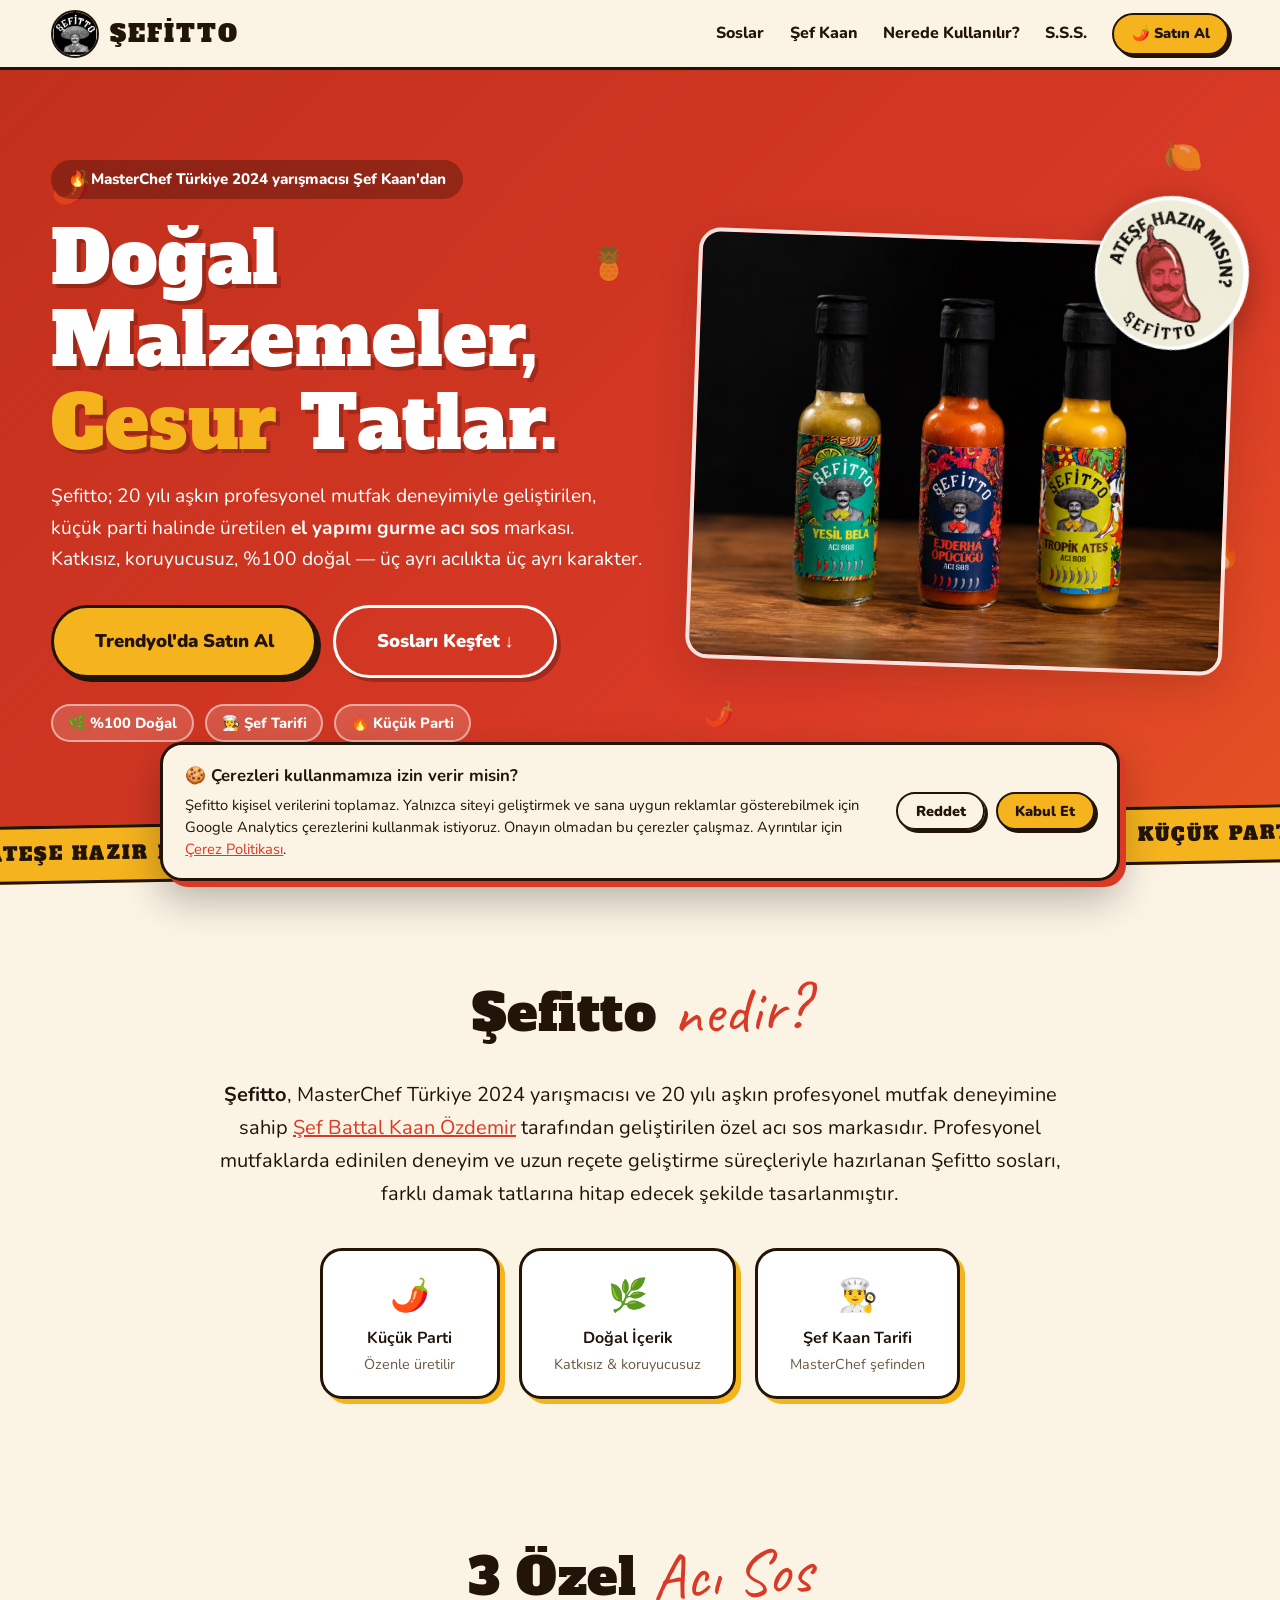
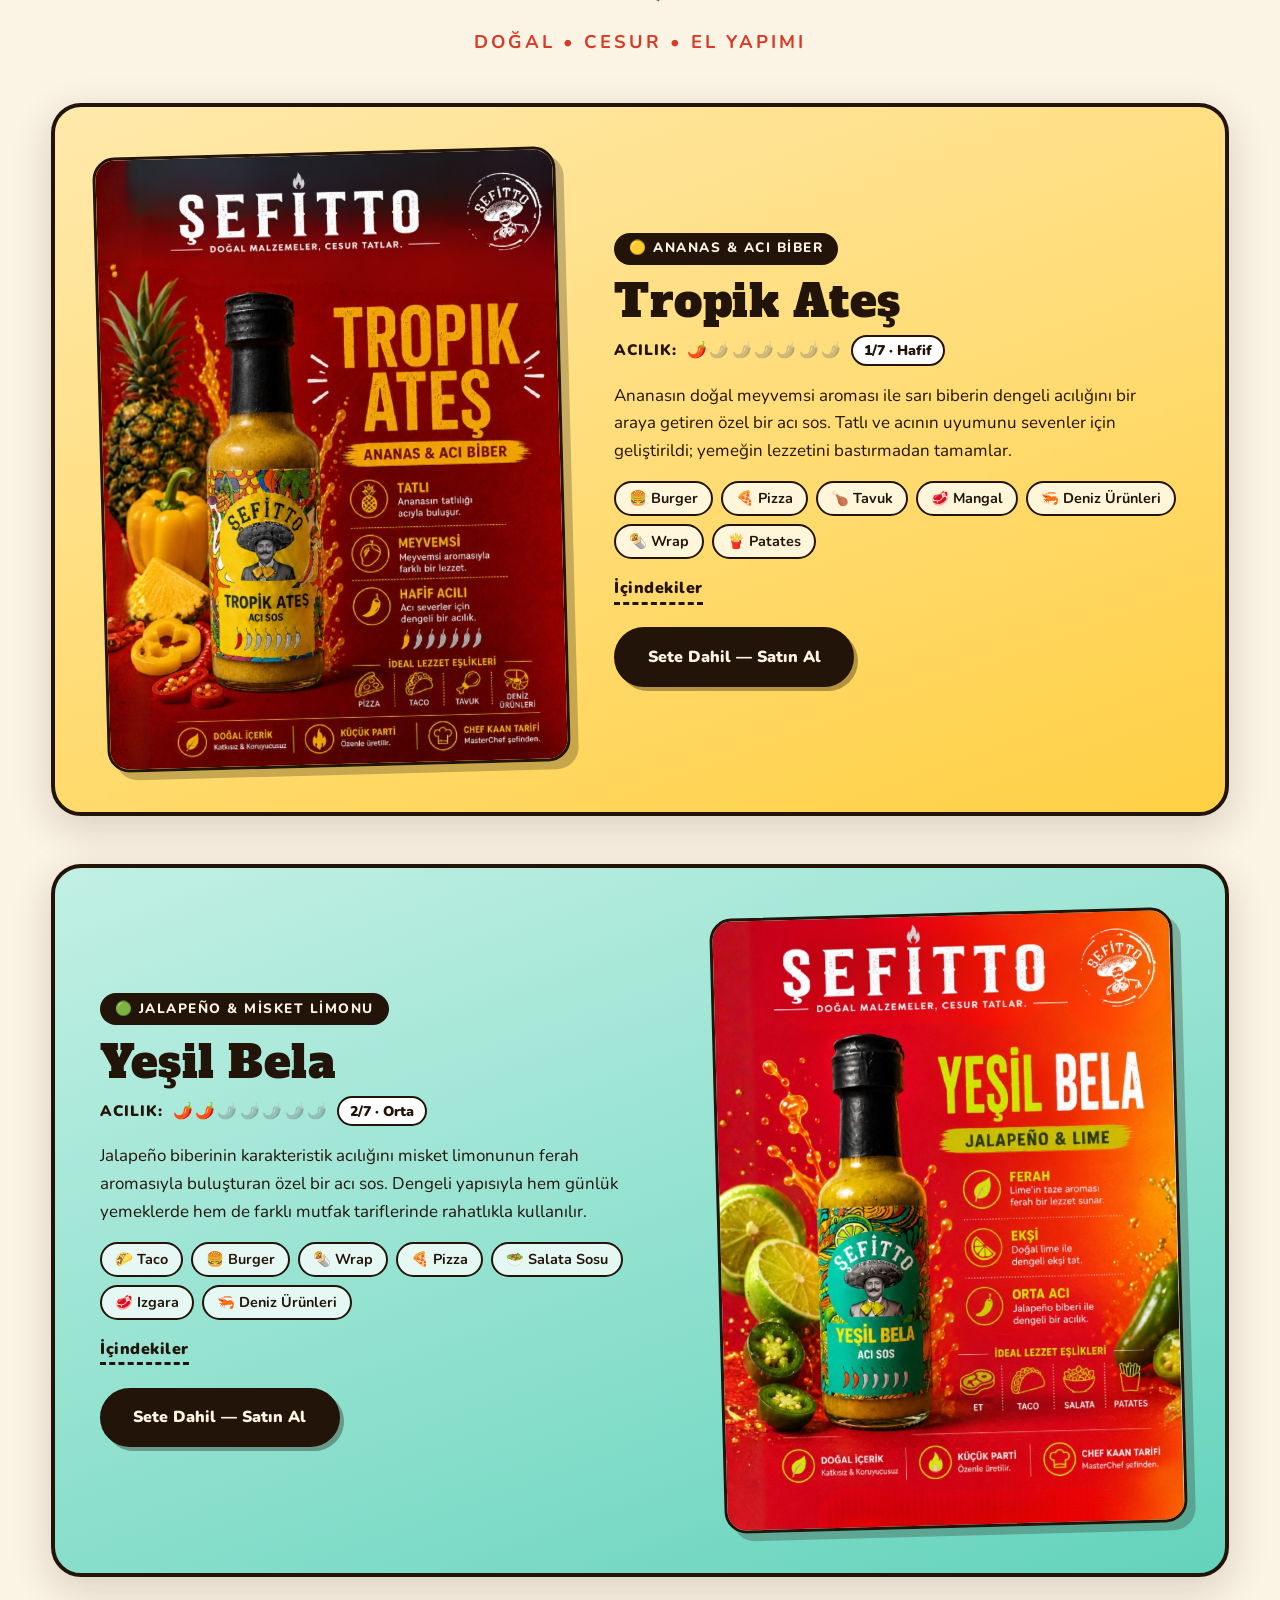
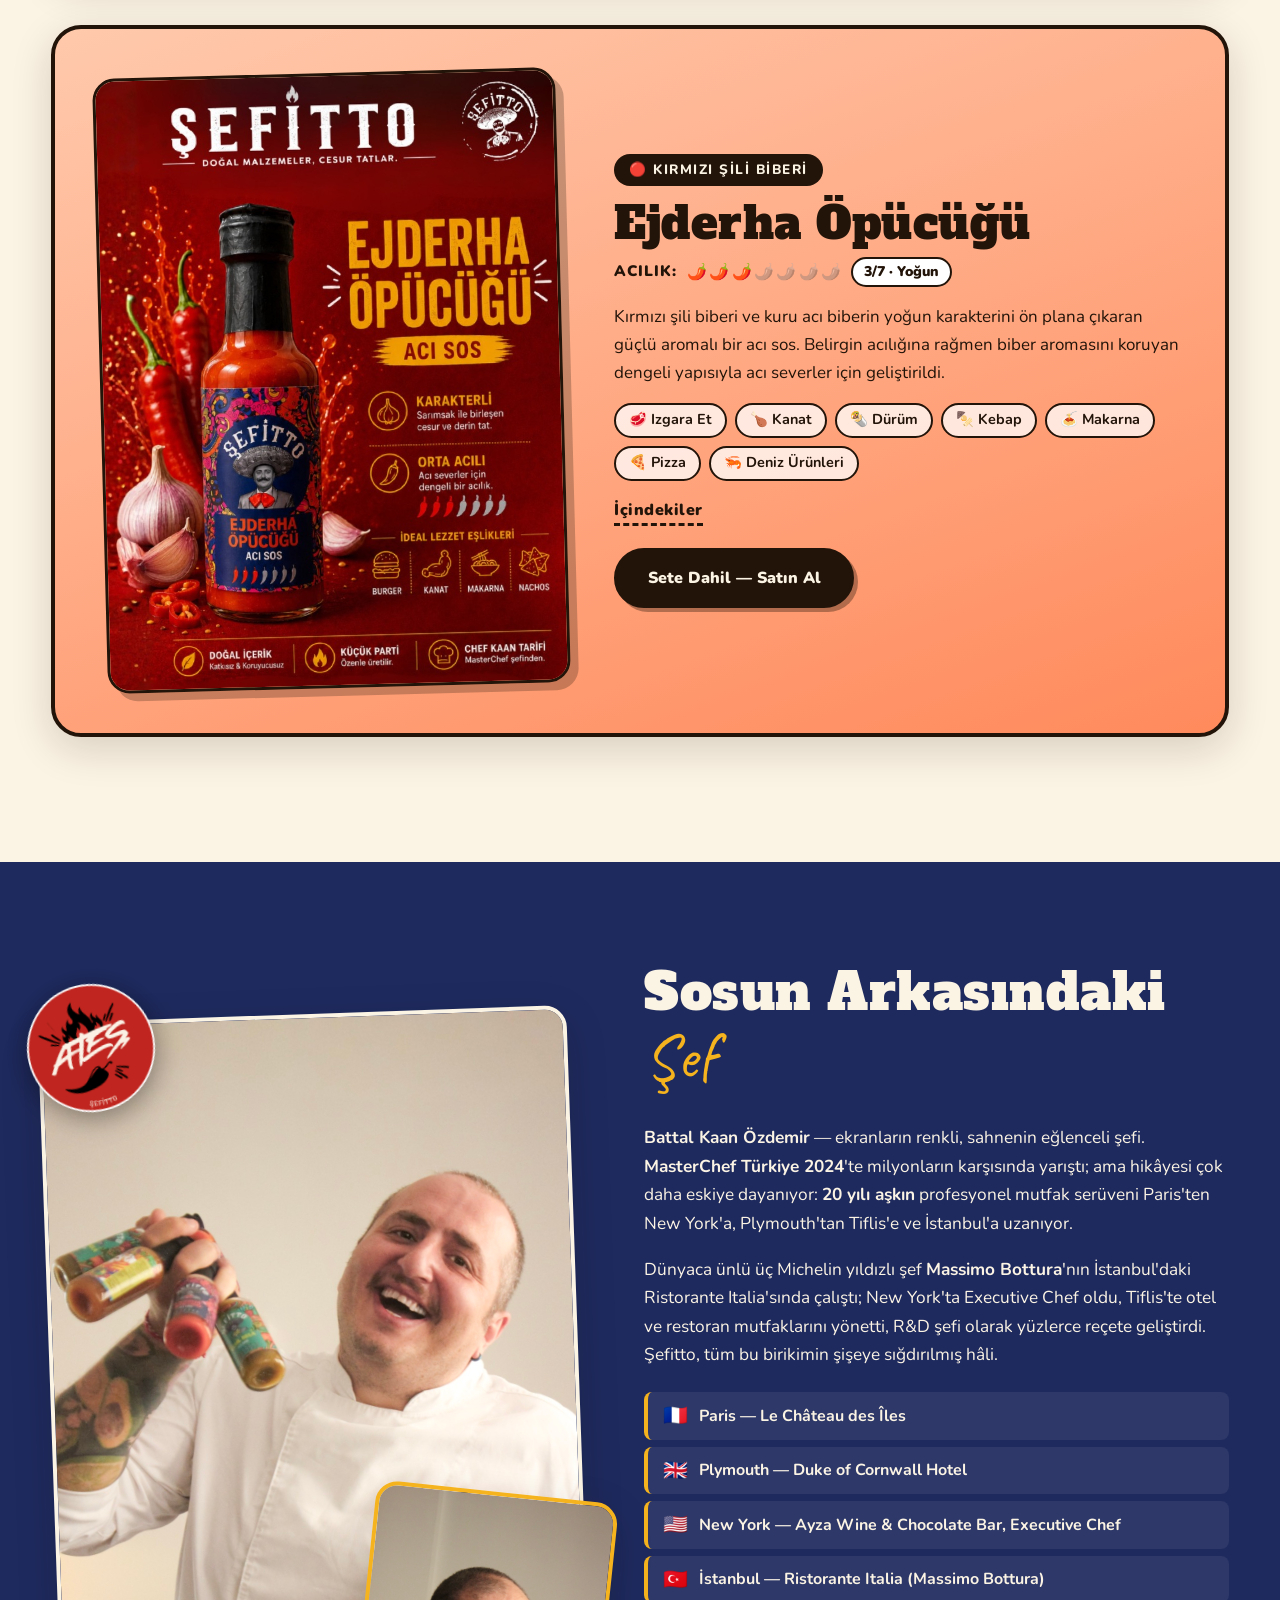
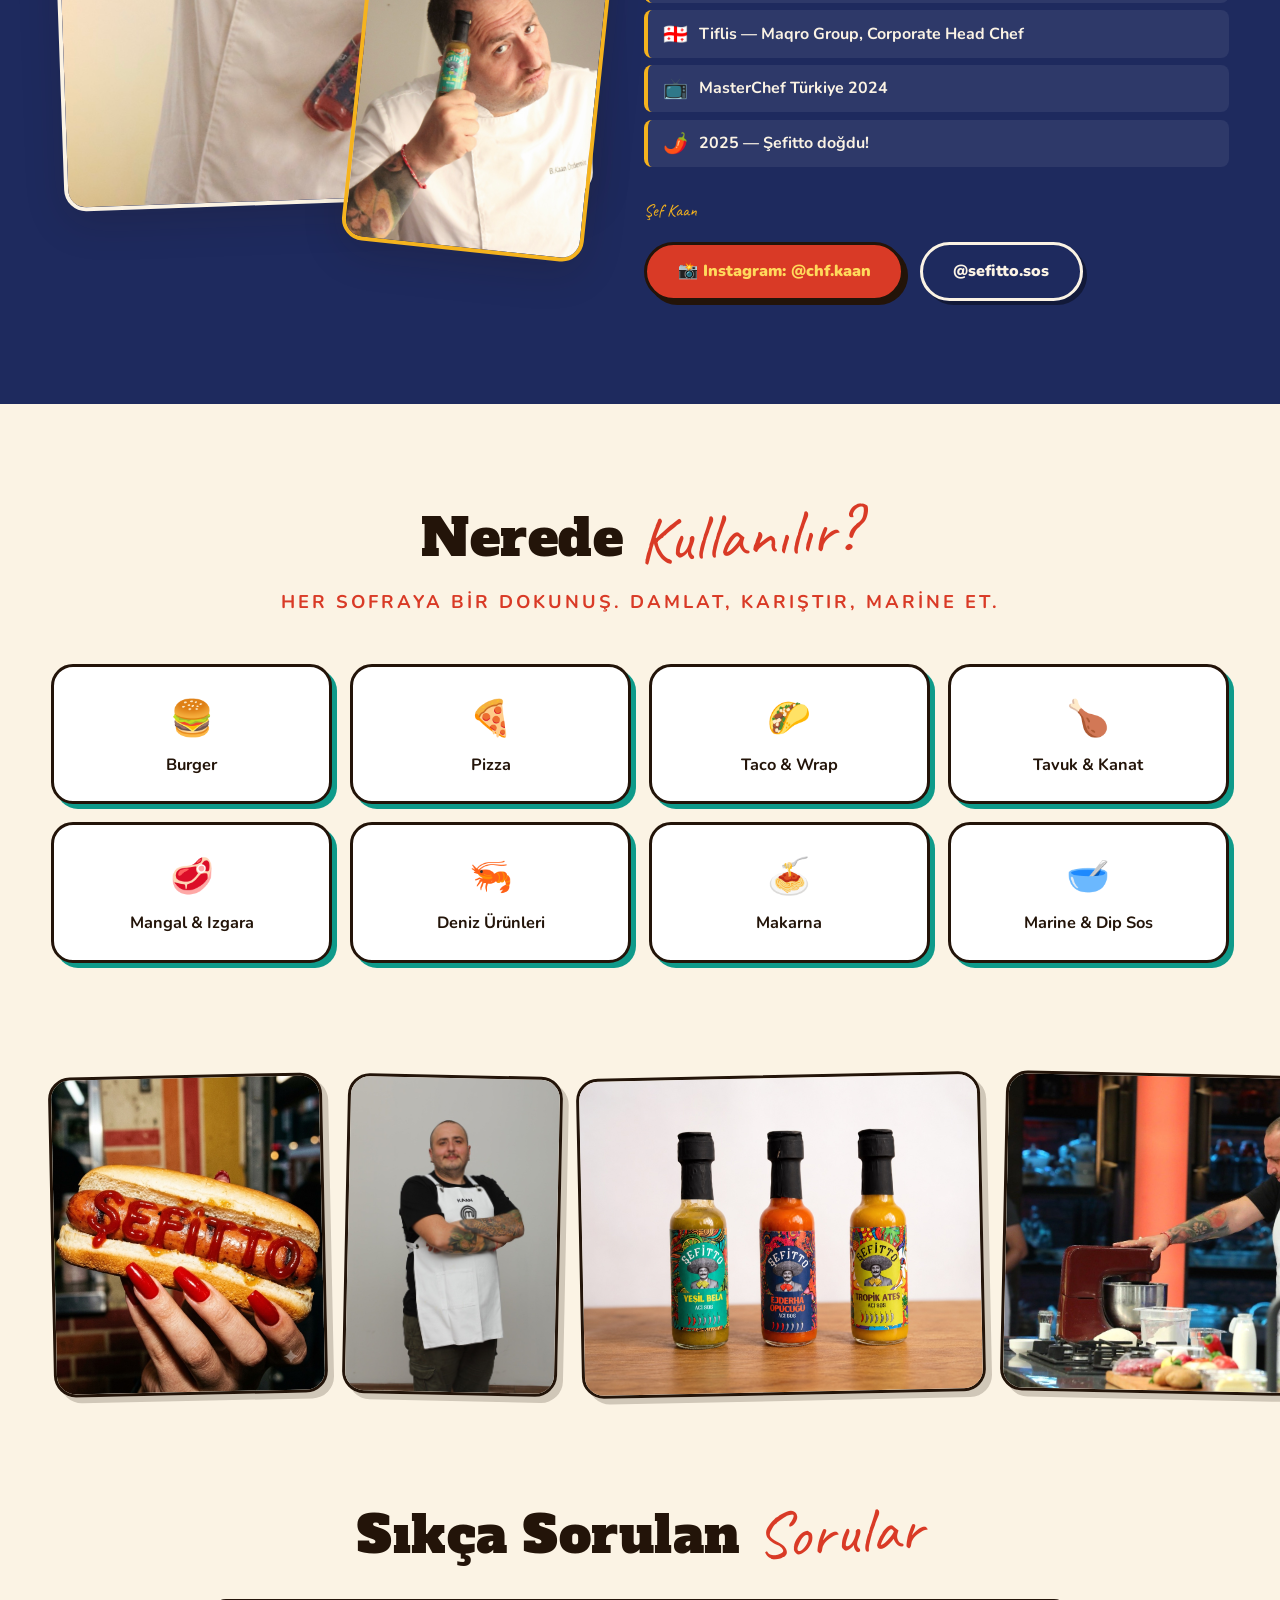
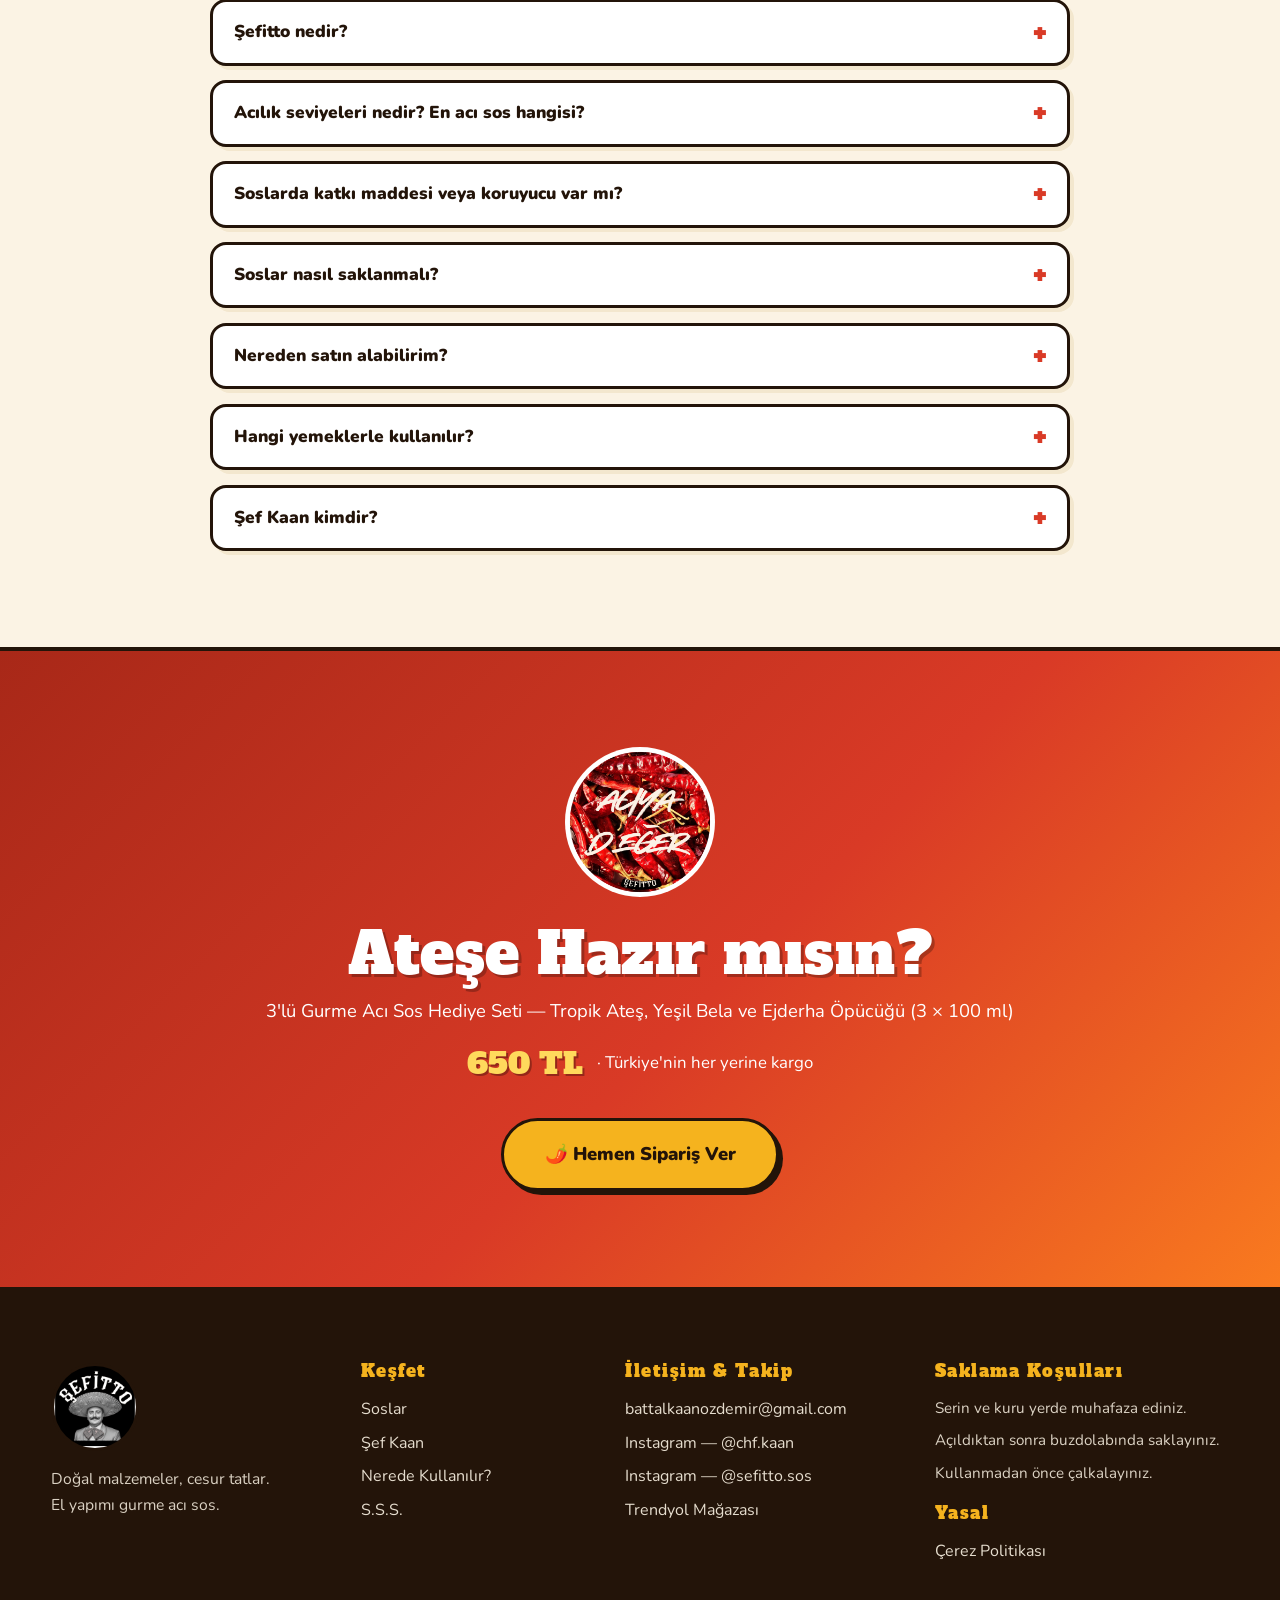
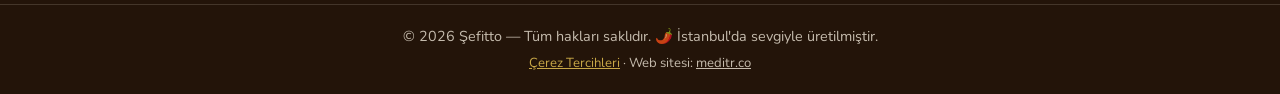
<file: index.html>
<!DOCTYPE html>
<html lang="tr">
<head>
  <meta charset="UTF-8">
  <meta name="viewport" content="width=device-width, initial-scale=1.0">

  <!-- Google tag (gtag.js) with Consent Mode v2 (KVKK/GDPR) -->
  <script async src="https://www.googletagmanager.com/gtag/js?id=G-EYJNQK4SRW"></script>
  <script>
    window.dataLayer = window.dataLayer || [];
    function gtag(){dataLayer.push(arguments);}
    gtag('js', new Date());

    // KVKK: reklam ve analiz çerezleri kullanıcı onayına kadar kapalı
    gtag('consent', 'default', {
      'ad_storage': 'denied',
      'ad_user_data': 'denied',
      'ad_personalization': 'denied',
      'analytics_storage': 'denied',
      'functionality_storage': 'granted',
      'security_storage': 'granted',
      'wait_for_update': 500
    });

    // Önceki onayı geri yükle (config'ten önce, çerez sızmasını önlemek için)
    try {
      if (localStorage.getItem('sefitto-consent') === 'granted') {
        gtag('consent', 'update', {
          'ad_storage': 'granted',
          'ad_user_data': 'granted',
          'ad_personalization': 'granted',
          'analytics_storage': 'granted'
        });
      }
    } catch (e) {}

    gtag('config', 'G-EYJNQK4SRW');
  </script>
  <title>Şefitto | Gurme Acı Sos — Şef Kaan Özdemir'den Doğal & El Yapımı Hot Sauce</title>
  <meta name="description" content="Şefitto, MasterChef Türkiye 2024 yarışmacısı Şef Battal Kaan Özdemir'in geliştirdiği el yapımı gurme acı sos markası. Tropik Ateş, Yeşil Bela ve Ejderha Öpücüğü — %100 doğal, katkısız, küçük parti üretim.">
  <meta name="keywords" content="acı sos, hot sauce, gurme sos, el yapımı acı sos, Şefitto, Şef Kaan Özdemir, MasterChef, Tropik Ateş, Yeşil Bela, Ejderha Öpücüğü, jalapeño sos, şili sos, ananaslı acı sos">
  <meta name="author" content="Şefitto">
  <link rel="canonical" href="https://www.sefitto.com/">
  <link rel="alternate" hreflang="tr" href="https://www.sefitto.com/">
  <meta name="robots" content="index, follow, max-image-preview:large">
  <meta name="theme-color" content="#D93A26">

  <!-- Open Graph -->
  <meta property="og:type" content="website">
  <meta property="og:site_name" content="Şefitto">
  <meta property="og:locale" content="tr_TR">
  <meta property="og:url" content="https://www.sefitto.com/">
  <meta property="og:title" content="Şefitto | Gurme Acı Sos — Doğal Malzemeler, Cesur Tatlar">
  <meta property="og:description" content="MasterChef Türkiye 2024 yarışmacısı Şef Kaan Özdemir'den 3 özel el yapımı acı sos: Tropik Ateş, Yeşil Bela, Ejderha Öpücüğü. %100 doğal, katkısız, küçük parti.">
  <meta property="og:image" content="https://www.sefitto.com/assets/img/og-image.jpg">
  <meta property="og:image:width" content="1200">
  <meta property="og:image:height" content="630">
  <meta property="og:image:alt" content="Şefitto'nun üç acı sosu: Yeşil Bela, Ejderha Öpücüğü ve Tropik Ateş">

  <!-- Twitter -->
  <meta name="twitter:card" content="summary_large_image">
  <meta name="twitter:title" content="Şefitto | Gurme Acı Sos — Doğal Malzemeler, Cesur Tatlar">
  <meta name="twitter:description" content="MasterChef Türkiye 2024 yarışmacısı Şef Kaan Özdemir'den 3 özel el yapımı acı sos. %100 doğal, katkısız, küçük parti.">
  <meta name="twitter:image" content="https://www.sefitto.com/assets/img/og-image.jpg">

  <!-- Icons -->
  <link rel="icon" type="image/png" sizes="32x32" href="/assets/icons/icon-32.png">
  <link rel="icon" type="image/png" sizes="192x192" href="/assets/icons/icon-192.png">
  <link rel="apple-touch-icon" href="/assets/icons/icon-180.png">
  <link rel="manifest" href="/site.webmanifest">

  <!-- Fonts -->
  <link rel="preconnect" href="https://fonts.googleapis.com">
  <link rel="preconnect" href="https://fonts.gstatic.com" crossorigin>
  <link href="https://fonts.googleapis.com/css2?family=Alfa+Slab+One&family=Nunito:ital,wght@0,400;0,600;0,700;0,800;0,900;1,400&family=Caveat:wght@600;700&display=swap" rel="stylesheet">

  <link rel="preload" as="image" href="/assets/img/sauces-all-three-dark.jpg">
  <link rel="stylesheet" href="/css/style.css?v=3">

  <!-- Structured Data: Organization / Brand -->
  <script type="application/ld+json">
  {
    "@context": "https://schema.org",
    "@type": "Organization",
    "@id": "https://www.sefitto.com/#organization",
    "name": "Şefitto",
    "url": "https://www.sefitto.com/",
    "logo": "https://www.sefitto.com/assets/img/sefitto-logo-black.png",
    "slogan": "Doğal Malzemeler, Cesur Tatlar.",
    "description": "Şefitto, MasterChef Türkiye 2024 yarışmacısı ve 20 yılı aşkın profesyonel mutfak deneyimine sahip Şef Battal Kaan Özdemir tarafından geliştirilen özel acı sos markasıdır.",
    "founder": { "@id": "https://www.sefitto.com/#kaanozdemir" },
    "contactPoint": {
      "@type": "ContactPoint",
      "email": "battalkaanozdemir@gmail.com",
      "contactType": "customer service",
      "availableLanguage": ["Turkish", "English"]
    },
    "sameAs": [
      "https://www.instagram.com/sefitto.sos",
      "https://www.trendyol.com/sefitto/3-lu-gurme-aci-sos-hediye-seti-3-x-100-ml-tropik-ates-yesil-bela-ve-ejderha-opucugu-p-1167927427"
    ]
  }
  </script>

  <!-- Structured Data: Person -->
  <script type="application/ld+json">
  {
    "@context": "https://schema.org",
    "@type": "Person",
    "@id": "https://www.sefitto.com/#kaanozdemir",
    "name": "Battal Kaan Özdemir",
    "alternateName": "Şef Kaan",
    "jobTitle": "Executive Chef & Kurucu",
    "description": "MasterChef Türkiye 2024 yarışmacısı; ABD, İngiltere, Fransa, Türkiye ve Gürcistan'da 20 yılı aşkın profesyonel mutfak deneyimine sahip Executive Chef. Şefitto acı sos markasının kurucusu.",
    "image": "https://www.sefitto.com/assets/img/chef-kaan-trio.jpg",
    "worksFor": { "@id": "https://www.sefitto.com/#organization" },
    "sameAs": [ "https://www.instagram.com/chf.kaan" ],
    "knowsAbout": ["Gastronomi", "Acı Sos", "Menü Geliştirme", "Fine Dining", "R&D Şefliği"]
  }
  </script>

  <!-- Structured Data: Products -->
  <script type="application/ld+json">
  {
    "@context": "https://schema.org",
    "@type": "Product",
    "name": "Şefitto 3'lü Gurme Acı Sos Hediye Seti (3 x 100 ml)",
    "brand": { "@id": "https://www.sefitto.com/#organization" },
    "image": "https://www.sefitto.com/assets/img/og-image.jpg",
    "description": "Tropik Ateş (ananaslı, hafif acı), Yeşil Bela (jalapeño & misket limonu, orta acı) ve Ejderha Öpücüğü (kırmızı şili, yoğun acı) soslarından oluşan el yapımı gurme acı sos seti. %100 doğal, katkısız ve koruyucusuz.",
    "category": "Acı Sos",
    "offers": {
      "@type": "Offer",
      "url": "https://www.trendyol.com/sefitto/3-lu-gurme-aci-sos-hediye-seti-3-x-100-ml-tropik-ates-yesil-bela-ve-ejderha-opucugu-p-1167927427",
      "availability": "https://schema.org/InStock",
      "price": "650.00",
      "priceCurrency": "TRY"
    },
    "hasVariant": [
      {
        "@type": "Product",
        "name": "Şefitto Tropik Ateş Acı Sos 100 ml",
        "description": "Ananasın doğal meyvemsi aroması ile sarı biberin dengeli acılığını bir araya getiren hafif acı sos. Acılık seviyesi: 1/7.",
        "image": "https://www.sefitto.com/assets/img/tropik-ates-tanitim.jpg"
      },
      {
        "@type": "Product",
        "name": "Şefitto Yeşil Bela Acı Sos 100 ml",
        "description": "Jalapeño biberinin karakteristik acılığını misket limonunun ferah aromasıyla buluşturan orta acı sos. Acılık seviyesi: 2/7.",
        "image": "https://www.sefitto.com/assets/img/yesil-bela-tanitim.jpg"
      },
      {
        "@type": "Product",
        "name": "Şefitto Ejderha Öpücüğü Acı Sos 100 ml",
        "description": "Kırmızı şili biberi ve kuru acı biberin yoğun karakterini ön plana çıkaran güçlü aromalı acı sos. Acılık seviyesi: 3/7.",
        "image": "https://www.sefitto.com/assets/img/ejderha-opucugu-tanitim.jpg"
      }
    ]
  }
  </script>

  <!-- Structured Data: FAQ -->
  <script type="application/ld+json">
  {
    "@context": "https://schema.org",
    "@type": "FAQPage",
    "mainEntity": [
      {
        "@type": "Question",
        "name": "Şefitto nedir?",
        "acceptedAnswer": { "@type": "Answer", "text": "Şefitto, MasterChef Türkiye 2024 yarışmacısı ve 20 yılı aşkın profesyonel mutfak deneyimine sahip Şef Battal Kaan Özdemir tarafından geliştirilen el yapımı gurme acı sos markasıdır. Soslar küçük parti halinde, %100 doğal içerikle, katkı ve koruyucu madde kullanılmadan üretilir." }
      },
      {
        "@type": "Question",
        "name": "Şefitto soslarının acılık seviyeleri nedir?",
        "acceptedAnswer": { "@type": "Answer", "text": "Tropik Ateş 7 üzerinden 1 ile hafif acı, Yeşil Bela 7 üzerinden 2 ile orta acı, Ejderha Öpücüğü ise 7 üzerinden 3 ile yoğun acı seviyesindedir." }
      },
      {
        "@type": "Question",
        "name": "Şefitto soslarında katkı maddesi var mı?",
        "acceptedAnswer": { "@type": "Answer", "text": "Hayır. Şefitto sosları katkısız ve koruyucusuzdur; yalnızca biber, meyve, sirke, sarımsak ve baharat gibi doğal malzemeler içerir." }
      },
      {
        "@type": "Question",
        "name": "Şefitto sosları nasıl saklanmalı?",
        "acceptedAnswer": { "@type": "Answer", "text": "Serin ve kuru yerde muhafaza edin, açıldıktan sonra buzdolabında saklayın ve kullanmadan önce çalkalayın." }
      },
      {
        "@type": "Question",
        "name": "Şefitto sosları nereden satın alınır?",
        "acceptedAnswer": { "@type": "Answer", "text": "Şefitto 3'lü Gurme Acı Sos Hediye Seti (3 x 100 ml) Trendyol üzerinden Türkiye'nin her yerine sipariş edilebilir." }
      },
      {
        "@type": "Question",
        "name": "Şefitto sosları hangi yemeklerle kullanılır?",
        "acceptedAnswer": { "@type": "Answer", "text": "Burger, pizza, taco, wrap, tavuk, kırmızı et, mangal, kanat, makarna, deniz ürünleri ve patates kızartmasıyla uyumludur; marine sosu veya dip sos olarak da kullanılabilir." }
      },
      {
        "@type": "Question",
        "name": "Şef Kaan kimdir?",
        "acceptedAnswer": { "@type": "Answer", "text": "Battal Kaan Özdemir; ABD, İngiltere, Fransa, Türkiye ve Gürcistan'da 20 yılı aşkın deneyime sahip bir Executive Chef'tir. MasterChef Türkiye 2024'te yarışmış, üç Michelin yıldızlı şef Massimo Bottura'nın İstanbul'daki restoranında görev almıştır. Şefitto markasının kurucusudur." }
      }
    ]
  }
  </script>

  <!-- Structured Data: WebSite -->
  <script type="application/ld+json">
  {
    "@context": "https://schema.org",
    "@type": "WebSite",
    "name": "Şefitto",
    "url": "https://www.sefitto.com/",
    "inLanguage": "tr",
    "publisher": { "@id": "https://www.sefitto.com/#organization" }
  }
  </script>
</head>
<body>

  <!-- Header -->
  <header class="site-header" id="top">
    <a class="brand" href="#top" aria-label="Şefitto ana sayfa">
      <img src="/assets/img/sefitto-logo-black.png" alt="Şefitto logosu — fötr şapkalı bıyıklı şef" width="48" height="48" class="brand-stamp">
      <span class="brand-name">ŞEFİTTO</span>
    </a>
    <nav class="main-nav" aria-label="Ana menü">
      <button class="nav-toggle" aria-expanded="false" aria-controls="nav-menu" aria-label="Menüyü aç/kapat">
        <span></span><span></span><span></span>
      </button>
      <ul id="nav-menu" class="nav-menu">
        <li><a href="#soslar">Soslar</a></li>
        <li><a href="#sef-kaan">Şef Kaan</a></li>
        <li><a href="#kullanim">Nerede Kullanılır?</a></li>
        <li><a href="#sss">S.S.S.</a></li>
        <li><a class="btn btn-small btn-yellow nav-cta" href="https://www.trendyol.com/sefitto/3-lu-gurme-aci-sos-hediye-seti-3-x-100-ml-tropik-ates-yesil-bela-ve-ejderha-opucugu-p-1167927427" target="_blank" rel="noopener">🌶️ Satın Al</a></li>
      </ul>
    </nav>
  </header>

  <main>
    <!-- Hero -->
    <section class="hero">
      <div class="hero-inner">
        <div class="hero-copy">
          <p class="hero-kicker reveal">🔥 MasterChef Türkiye 2024 yarışmacısı Şef Kaan'dan</p>
          <h1 class="reveal">Doğal Malzemeler,<br><span class="stroke-text">Cesur</span> Tatlar.</h1>
          <p class="hero-sub reveal">Şefitto; 20 yılı aşkın profesyonel mutfak deneyimiyle geliştirilen, küçük parti halinde üretilen <strong>el yapımı gurme acı sos</strong> markası. Katkısız, koruyucusuz, %100 doğal — üç ayrı acılıkta üç ayrı karakter.</p>
          <div class="hero-actions reveal">
            <a class="btn btn-yellow btn-big" href="https://www.trendyol.com/sefitto/3-lu-gurme-aci-sos-hediye-seti-3-x-100-ml-tropik-ates-yesil-bela-ve-ejderha-opucugu-p-1167927427" target="_blank" rel="noopener">Trendyol'da Satın Al</a>
            <a class="btn btn-ghost btn-big" href="#soslar">Sosları Keşfet ↓</a>
          </div>
          <ul class="hero-badges reveal" aria-label="Öne çıkan özellikler">
            <li>🌿 %100 Doğal</li>
            <li>🧑‍🍳 Şef Tarifi</li>
            <li>🔥 Küçük Parti</li>
          </ul>
        </div>
        <div class="hero-visual">
          <img class="hero-img" src="/assets/img/sauces-all-three-dark.jpg" alt="Şefitto'nun üç acı sos şişesi: Yeşil Bela, Ejderha Öpücüğü ve Tropik Ateş" width="1400" height="1120" fetchpriority="high">
          <img class="hero-sticker float-slow" src="/assets/img/sticker-atese-hazir-misin.png" alt="Ateşe hazır mısın? Şefitto çıkartması" width="170" height="170" loading="lazy">
        </div>
      </div>
      <div class="hero-peppers" aria-hidden="true">
        <span class="pep p1">🌶️</span><span class="pep p2">🔥</span><span class="pep p3">🍍</span><span class="pep p4">🌶️</span><span class="pep p5">🍋</span><span class="pep p6">🔥</span>
      </div>
    </section>

    <!-- Marquee -->
    <div class="marquee" aria-hidden="true">
      <div class="marquee-track">
        <span>ATEŞE HAZIR MISIN? 🌶️ ACIYA DEĞER 🔥 ATEŞ BİZİM İŞİMİZ 🌶️ %100 DOĞAL 🍍 EL YAPIMI 🔥 KÜÇÜK PARTİ 🌶️&nbsp;</span>
        <span>ATEŞE HAZIR MISIN? 🌶️ ACIYA DEĞER 🔥 ATEŞ BİZİM İŞİMİZ 🌶️ %100 DOĞAL 🍍 EL YAPIMI 🔥 KÜÇÜK PARTİ 🌶️&nbsp;</span>
      </div>
    </div>

    <!-- Nedir -->
    <section class="intro" id="nedir">
      <div class="container narrow">
        <h2 class="section-title reveal">Şefitto <span class="script">nedir?</span></h2>
        <p class="lead reveal"><strong>Şefitto</strong>, MasterChef Türkiye 2024 yarışmacısı ve 20 yılı aşkın profesyonel mutfak deneyimine sahip <a href="#sef-kaan">Şef Battal Kaan Özdemir</a> tarafından geliştirilen özel acı sos markasıdır. Profesyonel mutfaklarda edinilen deneyim ve uzun reçete geliştirme süreçleriyle hazırlanan Şefitto sosları, farklı damak tatlarına hitap edecek şekilde tasarlanmıştır.</p>
        <div class="feature-chips reveal">
          <div class="chip"><span class="chip-emoji">🌶️</span><strong>Küçük Parti</strong><span>Özenle üretilir</span></div>
          <div class="chip"><span class="chip-emoji">🌿</span><strong>Doğal İçerik</strong><span>Katkısız & koruyucusuz</span></div>
          <div class="chip"><span class="chip-emoji">👨‍🍳</span><strong>Şef Kaan Tarifi</strong><span>MasterChef şefinden</span></div>
        </div>
      </div>
    </section>

    <!-- Soslar -->
    <section class="sauces" id="soslar">
      <div class="container">
        <h2 class="section-title center reveal">3 Özel <span class="script">Acı Sos</span></h2>
        <p class="section-sub center reveal">Doğal • Cesur • El Yapımı</p>

        <!-- Tropik Ateş -->
        <article class="sauce-card sauce-yellow reveal" id="tropik-ates">
          <div class="sauce-media">
            <img src="/assets/img/tropik-ates-tanitim.jpg" alt="Şefitto Tropik Ateş acı sos şişesi, ananas ve sarı biberlerle" width="700" height="933" loading="lazy">
          </div>
          <div class="sauce-info">
            <span class="sauce-tag">🟡 Ananas & Acı Biber</span>
            <h3>Tropik Ateş</h3>
            <div class="heat" data-level="1" aria-label="Acılık seviyesi: 7 üzerinden 1 — hafif acı">
              <span class="heat-label">Acılık:</span>
              <span class="heat-peppers"><i></i><i></i><i></i><i></i><i></i><i></i><i></i></span>
              <span class="heat-score">1/7 · Hafif</span>
            </div>
            <p>Ananasın doğal meyvemsi aroması ile sarı biberin dengeli acılığını bir araya getiren özel bir acı sos. Tatlı ve acının uyumunu sevenler için geliştirildi; yemeğin lezzetini bastırmadan tamamlar.</p>
            <ul class="pair-tags" aria-label="Uyumlu yemekler">
              <li>🍔 Burger</li><li>🍕 Pizza</li><li>🍗 Tavuk</li><li>🥩 Mangal</li><li>🦐 Deniz Ürünleri</li><li>🌯 Wrap</li><li>🍟 Patates</li>
            </ul>
            <details class="ingredients">
              <summary>İçindekiler</summary>
              <p>Ananas, sarı biber, elma sirkesi, su, esmer şeker, tuz.</p>
            </details>
            <a class="btn btn-dark" href="https://www.trendyol.com/sefitto/3-lu-gurme-aci-sos-hediye-seti-3-x-100-ml-tropik-ates-yesil-bela-ve-ejderha-opucugu-p-1167927427" target="_blank" rel="noopener">Sete Dahil — Satın Al</a>
          </div>
        </article>

        <!-- Yeşil Bela -->
        <article class="sauce-card sauce-teal reverse reveal" id="yesil-bela">
          <div class="sauce-media">
            <img src="/assets/img/yesil-bela-tanitim.jpg" alt="Şefitto Yeşil Bela acı sos şişesi, jalapeño ve misket limonuyla" width="700" height="933" loading="lazy">
          </div>
          <div class="sauce-info">
            <span class="sauce-tag">🟢 Jalapeño & Misket Limonu</span>
            <h3>Yeşil Bela</h3>
            <div class="heat" data-level="2" aria-label="Acılık seviyesi: 7 üzerinden 2 — orta acı">
              <span class="heat-label">Acılık:</span>
              <span class="heat-peppers"><i></i><i></i><i></i><i></i><i></i><i></i><i></i></span>
              <span class="heat-score">2/7 · Orta</span>
            </div>
            <p>Jalapeño biberinin karakteristik acılığını misket limonunun ferah aromasıyla buluşturan özel bir acı sos. Dengeli yapısıyla hem günlük yemeklerde hem de farklı mutfak tariflerinde rahatlıkla kullanılır.</p>
            <ul class="pair-tags" aria-label="Uyumlu yemekler">
              <li>🌮 Taco</li><li>🍔 Burger</li><li>🌯 Wrap</li><li>🍕 Pizza</li><li>🥗 Salata Sosu</li><li>🥩 Izgara</li><li>🦐 Deniz Ürünleri</li>
            </ul>
            <details class="ingredients">
              <summary>İçindekiler</summary>
              <p>Jalapeño biberi, misket limonu suyu, elma sirkesi, sarımsak, kişniş, su, şeker, tuz.</p>
            </details>
            <a class="btn btn-dark" href="https://www.trendyol.com/sefitto/3-lu-gurme-aci-sos-hediye-seti-3-x-100-ml-tropik-ates-yesil-bela-ve-ejderha-opucugu-p-1167927427" target="_blank" rel="noopener">Sete Dahil — Satın Al</a>
          </div>
        </article>

        <!-- Ejderha Öpücüğü -->
        <article class="sauce-card sauce-red reveal" id="ejderha-opucugu">
          <div class="sauce-media">
            <img src="/assets/img/ejderha-opucugu-tanitim.jpg" alt="Şefitto Ejderha Öpücüğü acı sos şişesi, kırmızı şili biberleriyle" width="700" height="933" loading="lazy">
          </div>
          <div class="sauce-info">
            <span class="sauce-tag">🔴 Kırmızı Şili Biberi</span>
            <h3>Ejderha Öpücüğü</h3>
            <div class="heat" data-level="3" aria-label="Acılık seviyesi: 7 üzerinden 3 — yoğun acı">
              <span class="heat-label">Acılık:</span>
              <span class="heat-peppers"><i></i><i></i><i></i><i></i><i></i><i></i><i></i></span>
              <span class="heat-score">3/7 · Yoğun</span>
            </div>
            <p>Kırmızı şili biberi ve kuru acı biberin yoğun karakterini ön plana çıkaran güçlü aromalı bir acı sos. Belirgin acılığına rağmen biber aromasını koruyan dengeli yapısıyla acı severler için geliştirildi.</p>
            <ul class="pair-tags" aria-label="Uyumlu yemekler">
              <li>🥩 Izgara Et</li><li>🍗 Kanat</li><li>🌯 Dürüm</li><li>🍢 Kebap</li><li>🍝 Makarna</li><li>🍕 Pizza</li><li>🦐 Deniz Ürünleri</li>
            </ul>
            <details class="ingredients">
              <summary>İçindekiler</summary>
              <p>Kırmızı şili biberi, kuru acı biber, sarımsak, elma sirkesi, su, tuz.</p>
            </details>
            <a class="btn btn-dark" href="https://www.trendyol.com/sefitto/3-lu-gurme-aci-sos-hediye-seti-3-x-100-ml-tropik-ates-yesil-bela-ve-ejderha-opucugu-p-1167927427" target="_blank" rel="noopener">Sete Dahil — Satın Al</a>
          </div>
        </article>
      </div>
    </section>

    <!-- Şef Kaan -->
    <section class="chef" id="sef-kaan">
      <div class="container">
        <div class="chef-grid">
          <div class="chef-photos reveal">
            <img class="chef-photo main" src="/assets/img/chef-kaan-juggle.jpg" alt="Şef Kaan Özdemir gülerek Şefitto sos şişelerini kollarında taşıyor" width="1100" height="1650" loading="lazy">
            <img class="chef-photo small float-slow" src="/assets/img/chef-kaan-funny.jpg" alt="Şef Kaan Özdemir esprili bir pozla başının üstünde Şefitto şişesi tutuyor" width="1100" height="1650" loading="lazy">
            <img class="chef-sticker" src="/assets/img/sticker-ates.png" alt="Ateş — Şefitto çıkartması" width="140" height="140" loading="lazy">
          </div>
          <div class="chef-story">
            <h2 class="section-title reveal">Sosun Arkasındaki <span class="script">Şef</span></h2>
            <p class="reveal"><strong>Battal Kaan Özdemir</strong> — ekranların renkli, sahnenin eğlenceli şefi. <strong>MasterChef Türkiye 2024</strong>'te milyonların karşısında yarıştı; ama hikâyesi çok daha eskiye dayanıyor: <strong>20 yılı aşkın</strong> profesyonel mutfak serüveni Paris'ten New York'a, Plymouth'tan Tiflis'e ve İstanbul'a uzanıyor.</p>
            <p class="reveal">Dünyaca ünlü üç Michelin yıldızlı şef <strong>Massimo Bottura</strong>'nın İstanbul'daki Ristorante Italia'sında çalıştı; New York'ta Executive Chef oldu, Tiflis'te otel ve restoran mutfaklarını yönetti, R&D şefi olarak yüzlerce reçete geliştirdi. Şefitto, tüm bu birikimin şişeye sığdırılmış hâli.</p>
            <ul class="chef-timeline reveal" aria-label="Kariyer durakları">
              <li><span class="flag">🇫🇷</span> Paris — Le Château des Îles</li>
              <li><span class="flag">🇬🇧</span> Plymouth — Duke of Cornwall Hotel</li>
              <li><span class="flag">🇺🇸</span> New York — Ayza Wine & Chocolate Bar, Executive Chef</li>
              <li><span class="flag">🇹🇷</span> İstanbul — Ristorante Italia (Massimo Bottura)</li>
              <li><span class="flag">🇬🇪</span> Tiflis — Maqro Group, Corporate Head Chef</li>
              <li><span class="flag">📺</span> MasterChef Türkiye 2024</li>
              <li><span class="flag">🌶️</span> 2025 — Şefitto doğdu!</li>
            </ul>
            <p class="signature reveal">Şef Kaan</p>
            <div class="chef-actions reveal">
              <a class="btn btn-red" href="https://www.instagram.com/chf.kaan" target="_blank" rel="noopener">📸 Instagram: @chf.kaan</a>
              <a class="btn btn-ghost-dark" href="https://www.instagram.com/sefitto.sos" target="_blank" rel="noopener">@sefitto.sos</a>
            </div>
          </div>
        </div>
      </div>
    </section>

    <!-- Kullanım -->
    <section class="usage" id="kullanim">
      <div class="container">
        <h2 class="section-title center reveal">Nerede <span class="script">Kullanılır?</span></h2>
        <p class="section-sub center reveal">Her sofraya bir dokunuş. Damlat, karıştır, marine et.</p>
        <div class="usage-grid reveal">
          <div class="usage-item">🍔<strong>Burger</strong></div>
          <div class="usage-item">🍕<strong>Pizza</strong></div>
          <div class="usage-item">🌮<strong>Taco & Wrap</strong></div>
          <div class="usage-item">🍗<strong>Tavuk & Kanat</strong></div>
          <div class="usage-item">🥩<strong>Mangal & Izgara</strong></div>
          <div class="usage-item">🦐<strong>Deniz Ürünleri</strong></div>
          <div class="usage-item">🍝<strong>Makarna</strong></div>
          <div class="usage-item">🥣<strong>Marine & Dip Sos</strong></div>
        </div>
      </div>
    </section>

    <!-- Galeri -->
    <section class="gallery" aria-label="Şefitto galeri">
      <div class="gallery-strip">
        <img src="/assets/img/sefitto-hotdog.jpg" alt="Üzerine Şefitto yazılmış ketçaplı hot dog" width="900" height="1053" loading="lazy">
        <img src="/assets/img/chef-kaan-masterchef-pose-2.jpg" alt="Şef Kaan Özdemir MasterChef önlüğüyle" width="1280" height="853" loading="lazy">
        <img src="/assets/img/sauces-all-three-light.jpg" alt="Şefitto sosları açık renk zeminde" width="1400" height="1104" loading="lazy">
        <img src="/assets/img/chef-kaan-masterchef-working.jpg" alt="Şef Kaan MasterChef mutfağında yemek hazırlıyor" width="1280" height="853" loading="lazy">
        <img src="/assets/img/chef-kaan-trio.jpg" alt="Şef Kaan üç Şefitto sosunu elinde dengede tutuyor" width="1100" height="1650" loading="lazy">
        <img src="/assets/img/chef-kaan-masterchef-stage-1.jpg" alt="Şef Kaan MasterChef sahnesinde" width="1280" height="853" loading="lazy">
      </div>
    </section>

    <!-- SSS -->
    <section class="faq" id="sss">
      <div class="container narrow">
        <h2 class="section-title center reveal">Sıkça Sorulan <span class="script">Sorular</span></h2>
        <div class="faq-list reveal">
          <details>
            <summary>Şefitto nedir?</summary>
            <p>Şefitto, MasterChef Türkiye 2024 yarışmacısı ve 20 yılı aşkın profesyonel mutfak deneyimine sahip Şef Battal Kaan Özdemir tarafından geliştirilen el yapımı gurme acı sos markasıdır. Soslar küçük parti halinde, %100 doğal içerikle, katkı ve koruyucu madde kullanılmadan üretilir.</p>
          </details>
          <details>
            <summary>Acılık seviyeleri nedir? En acı sos hangisi?</summary>
            <p>Tropik Ateş <strong>1/7</strong> (hafif), Yeşil Bela <strong>2/7</strong> (orta), Ejderha Öpücüğü <strong>3/7</strong> (yoğun) acılık seviyesindedir. En acı sos Ejderha Öpücüğü'dür.</p>
          </details>
          <details>
            <summary>Soslarda katkı maddesi veya koruyucu var mı?</summary>
            <p>Hayır. Şefitto sosları katkısız ve koruyucusuzdur; yalnızca biber, meyve, sirke, sarımsak ve baharat gibi doğal malzemeler içerir.</p>
          </details>
          <details>
            <summary>Soslar nasıl saklanmalı?</summary>
            <p>Serin ve kuru yerde muhafaza edin. Açıldıktan sonra buzdolabında saklayın ve kullanmadan önce çalkalayın.</p>
          </details>
          <details>
            <summary>Nereden satın alabilirim?</summary>
            <p>Şefitto 3'lü Gurme Acı Sos Hediye Seti (3 x 100 ml) <a href="https://www.trendyol.com/sefitto/3-lu-gurme-aci-sos-hediye-seti-3-x-100-ml-tropik-ates-yesil-bela-ve-ejderha-opucugu-p-1167927427" target="_blank" rel="noopener">Trendyol</a> üzerinden Türkiye'nin her yerine sipariş edilebilir.</p>
          </details>
          <details>
            <summary>Hangi yemeklerle kullanılır?</summary>
            <p>Burger, pizza, taco, wrap, tavuk, kırmızı et, mangal, kanat, makarna, deniz ürünleri ve patates kızartmasıyla uyumludur. Marine sosu veya dip sos olarak da kullanılabilir.</p>
          </details>
          <details>
            <summary>Şef Kaan kimdir?</summary>
            <p>Battal Kaan Özdemir; ABD, İngiltere, Fransa, Türkiye ve Gürcistan'da 20 yılı aşkın deneyime sahip bir Executive Chef'tir. MasterChef Türkiye 2024'te yarışmış, üç Michelin yıldızlı şef Massimo Bottura'nın İstanbul'daki restoranında görev almıştır. Instagram: <a href="https://www.instagram.com/chf.kaan" target="_blank" rel="noopener">@chf.kaan</a></p>
          </details>
        </div>
      </div>
    </section>

    <!-- CTA -->
    <section class="cta-banner">
      <div class="container center">
        <img class="cta-sticker wiggle" src="/assets/img/sticker-aciya-deger.png" alt="Acıya değer — Şefitto çıkartması" width="150" height="150" loading="lazy">
        <h2 class="reveal">Ateşe Hazır mısın?</h2>
        <p class="reveal">3'lü Gurme Acı Sos Hediye Seti — Tropik Ateş, Yeşil Bela ve Ejderha Öpücüğü (3 × 100 ml)</p>
        <p class="cta-price reveal"><span>650 TL</span> · Türkiye'nin her yerine kargo</p>
        <a class="btn btn-yellow btn-big reveal" href="https://www.trendyol.com/sefitto/3-lu-gurme-aci-sos-hediye-seti-3-x-100-ml-tropik-ates-yesil-bela-ve-ejderha-opucugu-p-1167927427" target="_blank" rel="noopener">🌶️ Hemen Sipariş Ver</a>
      </div>
    </section>
  </main>

  <!-- Footer -->
  <footer class="site-footer">
    <div class="container footer-grid">
      <div class="footer-brand">
        <img src="/assets/img/sefitto-logo-black.png" alt="Şefitto logosu" width="88" height="88" class="brand-stamp big">
        <p>Doğal malzemeler, cesur tatlar.<br>El yapımı gurme acı sos.</p>
      </div>
      <div class="footer-col">
        <h3>Keşfet</h3>
        <ul>
          <li><a href="#soslar">Soslar</a></li>
          <li><a href="#sef-kaan">Şef Kaan</a></li>
          <li><a href="#kullanim">Nerede Kullanılır?</a></li>
          <li><a href="#sss">S.S.S.</a></li>
        </ul>
      </div>
      <div class="footer-col">
        <h3>İletişim & Takip</h3>
        <ul>
          <li><a href="mailto:battalkaanozdemir@gmail.com">battalkaanozdemir@gmail.com</a></li>
          <li><a href="https://www.instagram.com/chf.kaan" target="_blank" rel="noopener">Instagram — @chf.kaan</a></li>
          <li><a href="https://www.instagram.com/sefitto.sos" target="_blank" rel="noopener">Instagram — @sefitto.sos</a></li>
          <li><a href="https://www.trendyol.com/sefitto/3-lu-gurme-aci-sos-hediye-seti-3-x-100-ml-tropik-ates-yesil-bela-ve-ejderha-opucugu-p-1167927427" target="_blank" rel="noopener">Trendyol Mağazası</a></li>
        </ul>
      </div>
      <div class="footer-col">
        <h3>Saklama Koşulları</h3>
        <ul class="plain">
          <li>Serin ve kuru yerde muhafaza ediniz.</li>
          <li>Açıldıktan sonra buzdolabında saklayınız.</li>
          <li>Kullanmadan önce çalkalayınız.</li>
        </ul>
        <h3 style="margin-top:1.2rem">Yasal</h3>
        <ul>
          <li><a href="/cerez-politikasi.html">Çerez Politikası</a></li>
        </ul>
      </div>
    </div>
    <div class="footer-bottom">
      <p>© 2026 Şefitto — Tüm hakları saklıdır. 🌶️ İstanbul'da sevgiyle üretilmiştir.</p>
      <p class="builder-credit">
        <button type="button" class="cookie-settings-link" id="cookie-settings">Çerez Tercihleri</button>
        · Web sitesi: <a href="https://meditr.co" target="_blank" rel="noopener">meditr.co</a>
      </p>
    </div>
  </footer>

  <!-- KVKK / Çerez Onay Bandı -->
  <div class="cookie-banner" id="cookie-banner" role="dialog" aria-live="polite" aria-label="Çerez tercihleri" hidden>
    <div class="cookie-inner">
      <div class="cookie-text">
        <strong>🍪 Çerezleri kullanmamıza izin verir misin?</strong>
        <p>Şefitto kişisel verilerini toplamaz. Yalnızca siteyi geliştirmek ve sana uygun reklamlar gösterebilmek için Google Analytics çerezlerini kullanmak istiyoruz. Onayın olmadan bu çerezler çalışmaz. Ayrıntılar için <a href="/cerez-politikasi.html">Çerez Politikası</a>.</p>
      </div>
      <div class="cookie-actions">
        <button type="button" class="btn btn-small btn-ghost-dark" id="cookie-reject">Reddet</button>
        <button type="button" class="btn btn-small btn-yellow" id="cookie-accept">Kabul Et</button>
      </div>
    </div>
  </div>

  <script src="/js/main.js?v=3" defer></script>
</body>
</html>
</file>
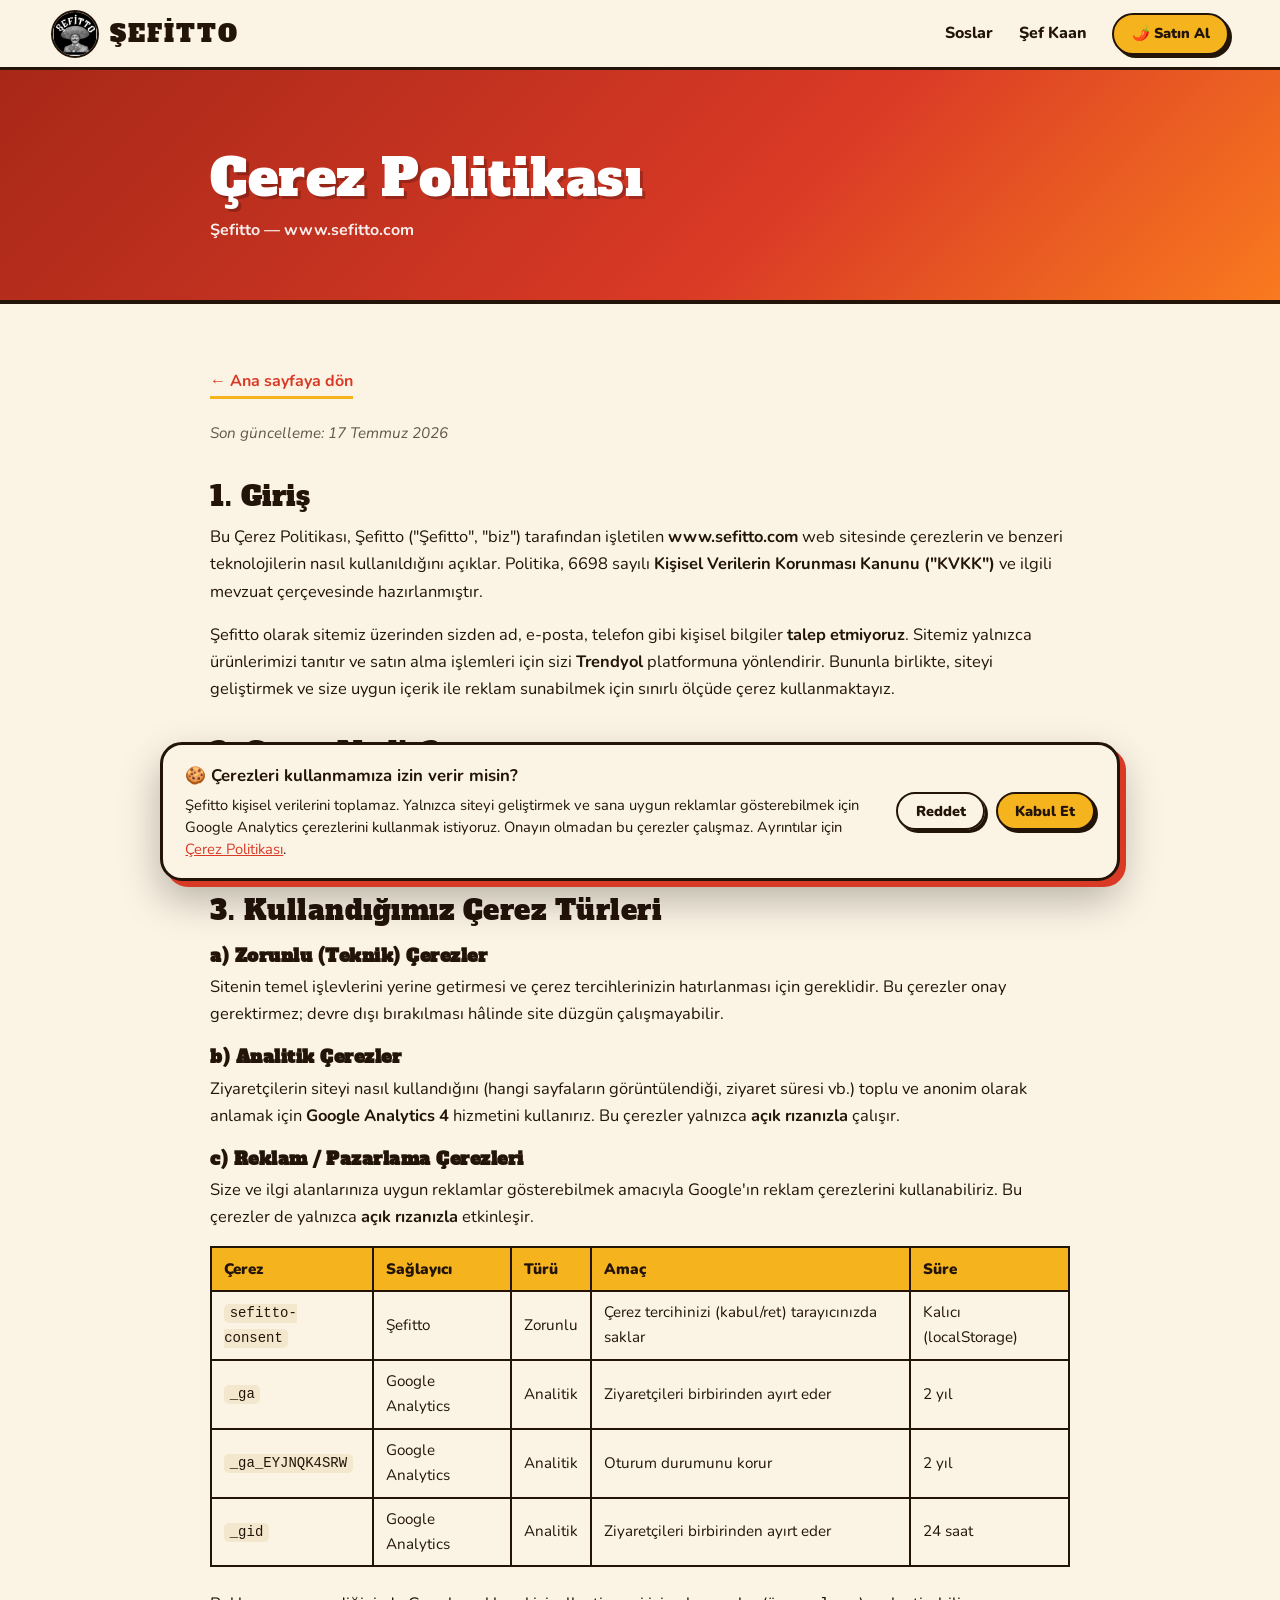
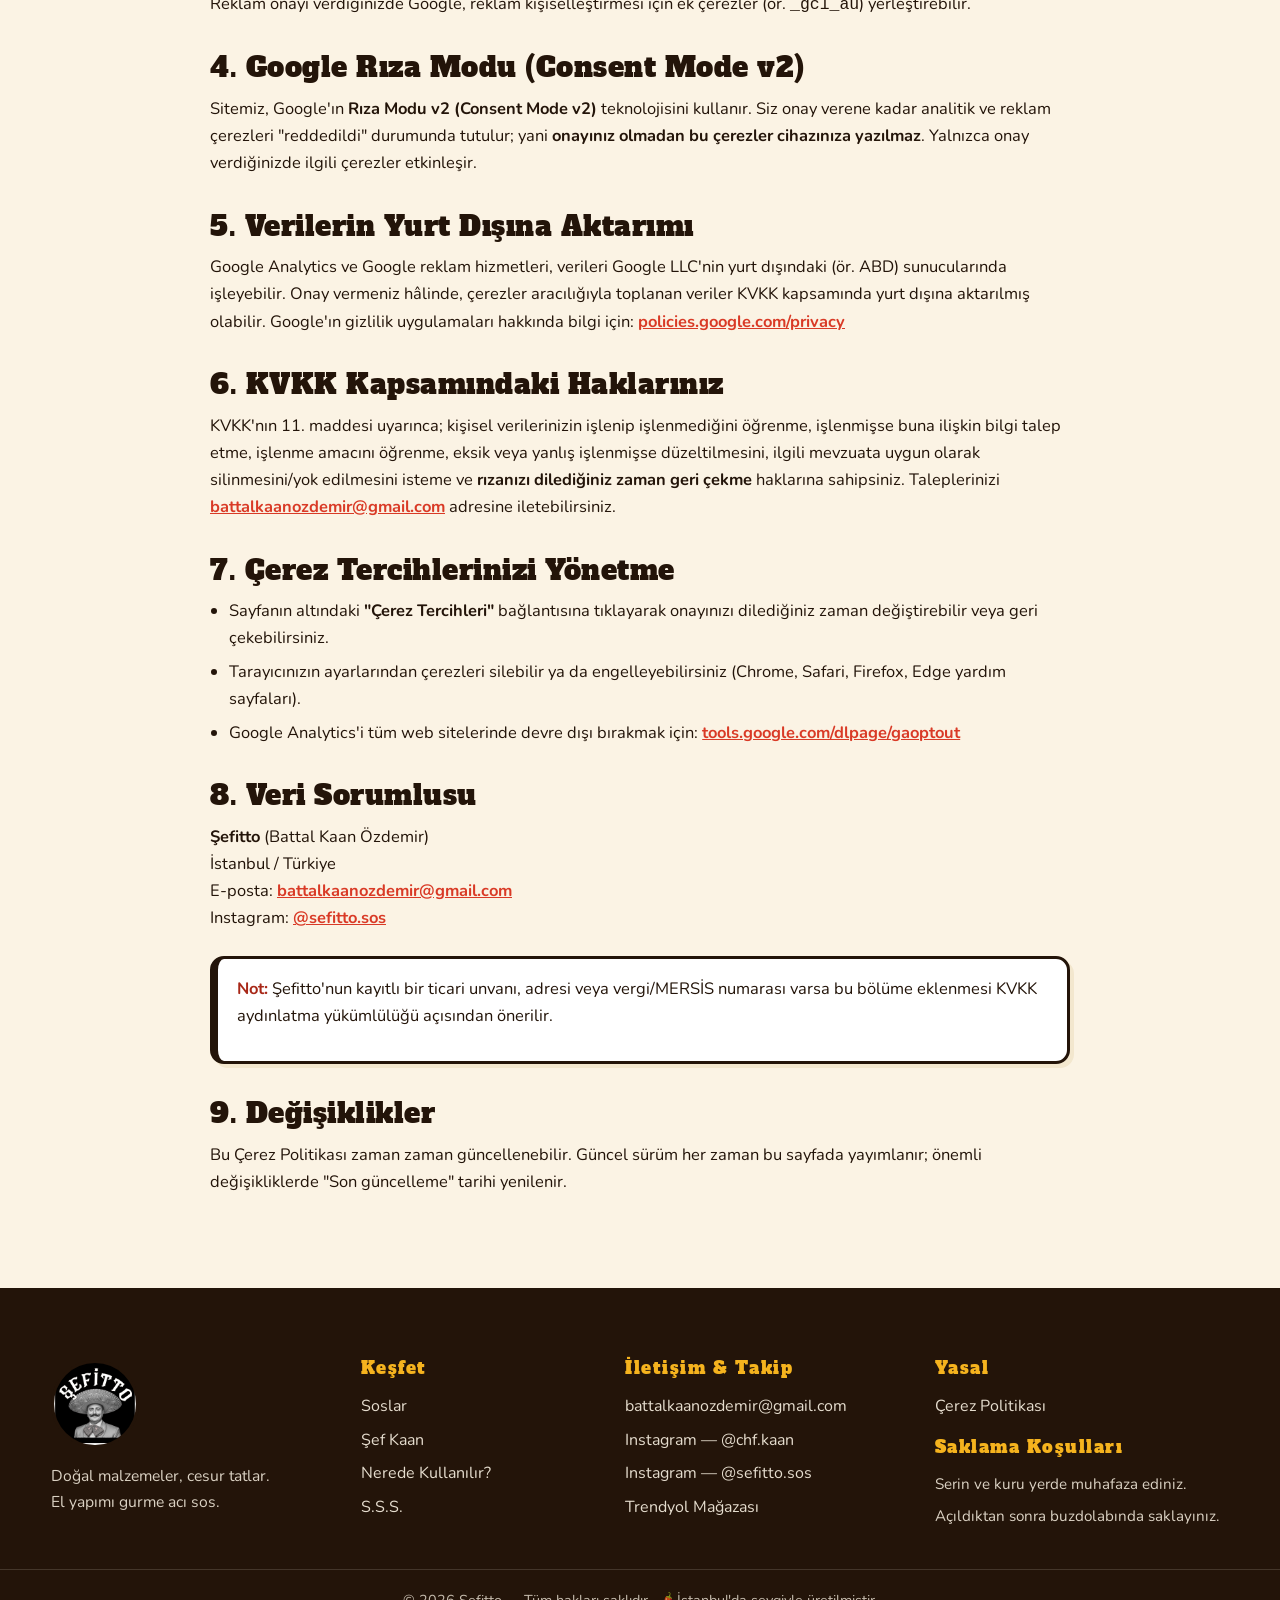
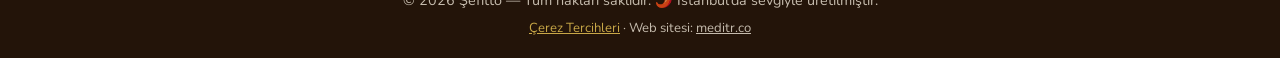
<file: cerez-politikasi.html>
<!DOCTYPE html>
<html lang="tr">
<head>
  <meta charset="UTF-8">
  <meta name="viewport" content="width=device-width, initial-scale=1.0">

  <!-- Google tag (gtag.js) with Consent Mode v2 (KVKK/GDPR) -->
  <script async src="https://www.googletagmanager.com/gtag/js?id=G-EYJNQK4SRW"></script>
  <script>
    window.dataLayer = window.dataLayer || [];
    function gtag(){dataLayer.push(arguments);}
    gtag('js', new Date());

    // KVKK: reklam ve analiz çerezleri kullanıcı onayına kadar kapalı
    gtag('consent', 'default', {
      'ad_storage': 'denied',
      'ad_user_data': 'denied',
      'ad_personalization': 'denied',
      'analytics_storage': 'denied',
      'functionality_storage': 'granted',
      'security_storage': 'granted',
      'wait_for_update': 500
    });

    // Önceki onayı geri yükle (config'ten önce, çerez sızmasını önlemek için)
    try {
      if (localStorage.getItem('sefitto-consent') === 'granted') {
        gtag('consent', 'update', {
          'ad_storage': 'granted',
          'ad_user_data': 'granted',
          'ad_personalization': 'granted',
          'analytics_storage': 'granted'
        });
      }
    } catch (e) {}

    gtag('config', 'G-EYJNQK4SRW');
  </script>

  <title>Çerez Politikası | Şefitto</title>
  <meta name="description" content="Şefitto (www.sefitto.com) çerez politikası: KVKK kapsamında hangi çerezleri kullandığımız, Google Analytics ve Rıza Modu v2, haklarınız ve çerez tercihlerinizi nasıl yöneteceğiniz.">
  <link rel="canonical" href="https://www.sefitto.com/cerez-politikasi.html">
  <meta name="robots" content="index, follow">
  <meta name="theme-color" content="#D93A26">

  <link rel="icon" type="image/png" sizes="32x32" href="/assets/icons/icon-32.png">
  <link rel="apple-touch-icon" href="/assets/icons/icon-180.png">

  <link rel="preconnect" href="https://fonts.googleapis.com">
  <link rel="preconnect" href="https://fonts.gstatic.com" crossorigin>
  <link href="https://fonts.googleapis.com/css2?family=Alfa+Slab+One&family=Nunito:ital,wght@0,400;0,600;0,700;0,800;0,900;1,400&family=Caveat:wght@600;700&display=swap" rel="stylesheet">
  <link rel="stylesheet" href="/css/style.css?v=3">
</head>
<body>

  <!-- Header -->
  <header class="site-header" id="top">
    <a class="brand" href="/" aria-label="Şefitto ana sayfa">
      <img src="/assets/img/sefitto-logo-black.png" alt="Şefitto logosu" width="48" height="48" class="brand-stamp">
      <span class="brand-name">ŞEFİTTO</span>
    </a>
    <nav class="main-nav" aria-label="Ana menü">
      <ul class="nav-menu">
        <li><a href="/#soslar">Soslar</a></li>
        <li><a href="/#sef-kaan">Şef Kaan</a></li>
        <li><a class="btn btn-small btn-yellow" href="https://www.trendyol.com/sefitto/3-lu-gurme-aci-sos-hediye-seti-3-x-100-ml-tropik-ates-yesil-bela-ve-ejderha-opucugu-p-1167927427" target="_blank" rel="noopener">🌶️ Satın Al</a></li>
      </ul>
    </nav>
  </header>

  <main>
    <section class="legal-hero">
      <div class="container narrow">
        <h1>Çerez Politikası</h1>
        <p>Şefitto — www.sefitto.com</p>
      </div>
    </section>

    <section class="legal">
      <div class="container narrow">
        <a class="back-home" href="/">← Ana sayfaya dön</a>

        <p class="updated">Son güncelleme: 17 Temmuz 2026</p>

        <h2>1. Giriş</h2>
        <p>Bu Çerez Politikası, Şefitto ("Şefitto", "biz") tarafından işletilen <strong>www.sefitto.com</strong> web sitesinde çerezlerin ve benzeri teknolojilerin nasıl kullanıldığını açıklar. Politika, 6698 sayılı <strong>Kişisel Verilerin Korunması Kanunu ("KVKK")</strong> ve ilgili mevzuat çerçevesinde hazırlanmıştır.</p>
        <p>Şefitto olarak sitemiz üzerinden sizden ad, e-posta, telefon gibi kişisel bilgiler <strong>talep etmiyoruz</strong>. Sitemiz yalnızca ürünlerimizi tanıtır ve satın alma işlemleri için sizi <strong>Trendyol</strong> platformuna yönlendirir. Bununla birlikte, siteyi geliştirmek ve size uygun içerik ile reklam sunabilmek için sınırlı ölçüde çerez kullanmaktayız.</p>

        <h2>2. Çerez Nedir?</h2>
        <p>Çerezler, bir web sitesini ziyaret ettiğinizde tarayıcınıza kaydedilen küçük metin dosyalarıdır. Sitenin düzgün çalışmasını sağlamak, tercihlerinizi hatırlamak ve ziyaretçi davranışlarını anonim olarak analiz etmek gibi amaçlarla kullanılırlar. Çerezler cihazınıza zarar vermez ve kişisel dosyalarınıza erişemez.</p>

        <h2>3. Kullandığımız Çerez Türleri</h2>

        <h3>a) Zorunlu (Teknik) Çerezler</h3>
        <p>Sitenin temel işlevlerini yerine getirmesi ve çerez tercihlerinizin hatırlanması için gereklidir. Bu çerezler onay gerektirmez; devre dışı bırakılması hâlinde site düzgün çalışmayabilir.</p>

        <h3>b) Analitik Çerezler</h3>
        <p>Ziyaretçilerin siteyi nasıl kullandığını (hangi sayfaların görüntülendiği, ziyaret süresi vb.) toplu ve anonim olarak anlamak için <strong>Google Analytics 4</strong> hizmetini kullanırız. Bu çerezler yalnızca <strong>açık rızanızla</strong> çalışır.</p>

        <h3>c) Reklam / Pazarlama Çerezleri</h3>
        <p>Size ve ilgi alanlarınıza uygun reklamlar gösterebilmek amacıyla Google'ın reklam çerezlerini kullanabiliriz. Bu çerezler de yalnızca <strong>açık rızanızla</strong> etkinleşir.</p>

        <div class="legal-table-wrap">
          <table>
            <thead>
              <tr><th>Çerez</th><th>Sağlayıcı</th><th>Türü</th><th>Amaç</th><th>Süre</th></tr>
            </thead>
            <tbody>
              <tr><td><code>sefitto-consent</code></td><td>Şefitto</td><td>Zorunlu</td><td>Çerez tercihinizi (kabul/ret) tarayıcınızda saklar</td><td>Kalıcı (localStorage)</td></tr>
              <tr><td><code>_ga</code></td><td>Google Analytics</td><td>Analitik</td><td>Ziyaretçileri birbirinden ayırt eder</td><td>2 yıl</td></tr>
              <tr><td><code>_ga_EYJNQK4SRW</code></td><td>Google Analytics</td><td>Analitik</td><td>Oturum durumunu korur</td><td>2 yıl</td></tr>
              <tr><td><code>_gid</code></td><td>Google Analytics</td><td>Analitik</td><td>Ziyaretçileri birbirinden ayırt eder</td><td>24 saat</td></tr>
            </tbody>
          </table>
        </div>
        <p>Reklam onayı verdiğinizde Google, reklam kişiselleştirmesi için ek çerezler (ör. <code>_gcl_au</code>) yerleştirebilir.</p>

        <h2>4. Google Rıza Modu (Consent Mode v2)</h2>
        <p>Sitemiz, Google'ın <strong>Rıza Modu v2 (Consent Mode v2)</strong> teknolojisini kullanır. Siz onay verene kadar analitik ve reklam çerezleri "reddedildi" durumunda tutulur; yani <strong>onayınız olmadan bu çerezler cihazınıza yazılmaz</strong>. Yalnızca onay verdiğinizde ilgili çerezler etkinleşir.</p>

        <h2>5. Verilerin Yurt Dışına Aktarımı</h2>
        <p>Google Analytics ve Google reklam hizmetleri, verileri Google LLC'nin yurt dışındaki (ör. ABD) sunucularında işleyebilir. Onay vermeniz hâlinde, çerezler aracılığıyla toplanan veriler KVKK kapsamında yurt dışına aktarılmış olabilir. Google'ın gizlilik uygulamaları hakkında bilgi için: <a href="https://policies.google.com/privacy" target="_blank" rel="noopener">policies.google.com/privacy</a></p>

        <h2>6. KVKK Kapsamındaki Haklarınız</h2>
        <p>KVKK'nın 11. maddesi uyarınca; kişisel verilerinizin işlenip işlenmediğini öğrenme, işlenmişse buna ilişkin bilgi talep etme, işlenme amacını öğrenme, eksik veya yanlış işlenmişse düzeltilmesini, ilgili mevzuata uygun olarak silinmesini/yok edilmesini isteme ve <strong>rızanızı dilediğiniz zaman geri çekme</strong> haklarına sahipsiniz. Taleplerinizi <a href="mailto:battalkaanozdemir@gmail.com">battalkaanozdemir@gmail.com</a> adresine iletebilirsiniz.</p>

        <h2>7. Çerez Tercihlerinizi Yönetme</h2>
        <ul>
          <li>Sayfanın altındaki <strong>"Çerez Tercihleri"</strong> bağlantısına tıklayarak onayınızı dilediğiniz zaman değiştirebilir veya geri çekebilirsiniz.</li>
          <li>Tarayıcınızın ayarlarından çerezleri silebilir ya da engelleyebilirsiniz (Chrome, Safari, Firefox, Edge yardım sayfaları).</li>
          <li>Google Analytics'i tüm web sitelerinde devre dışı bırakmak için: <a href="https://tools.google.com/dlpage/gaoptout" target="_blank" rel="noopener">tools.google.com/dlpage/gaoptout</a></li>
        </ul>

        <h2>8. Veri Sorumlusu</h2>
        <p>
          <strong>Şefitto</strong> (Battal Kaan Özdemir)<br>
          İstanbul / Türkiye<br>
          E-posta: <a href="mailto:battalkaanozdemir@gmail.com">battalkaanozdemir@gmail.com</a><br>
          Instagram: <a href="https://www.instagram.com/sefitto.sos" target="_blank" rel="noopener">@sefitto.sos</a>
        </p>

        <div class="note">
          <p><strong>Not:</strong> Şefitto'nun kayıtlı bir ticari unvanı, adresi veya vergi/MERSİS numarası varsa bu bölüme eklenmesi KVKK aydınlatma yükümlülüğü açısından önerilir.</p>
        </div>

        <h2>9. Değişiklikler</h2>
        <p>Bu Çerez Politikası zaman zaman güncellenebilir. Güncel sürüm her zaman bu sayfada yayımlanır; önemli değişikliklerde "Son güncelleme" tarihi yenilenir.</p>
      </div>
    </section>
  </main>

  <!-- Footer -->
  <footer class="site-footer">
    <div class="container footer-grid">
      <div class="footer-brand">
        <img src="/assets/img/sefitto-logo-black.png" alt="Şefitto logosu" width="88" height="88" class="brand-stamp big">
        <p>Doğal malzemeler, cesur tatlar.<br>El yapımı gurme acı sos.</p>
      </div>
      <div class="footer-col">
        <h3>Keşfet</h3>
        <ul>
          <li><a href="/#soslar">Soslar</a></li>
          <li><a href="/#sef-kaan">Şef Kaan</a></li>
          <li><a href="/#kullanim">Nerede Kullanılır?</a></li>
          <li><a href="/#sss">S.S.S.</a></li>
        </ul>
      </div>
      <div class="footer-col">
        <h3>İletişim & Takip</h3>
        <ul>
          <li><a href="mailto:battalkaanozdemir@gmail.com">battalkaanozdemir@gmail.com</a></li>
          <li><a href="https://www.instagram.com/chf.kaan" target="_blank" rel="noopener">Instagram — @chf.kaan</a></li>
          <li><a href="https://www.instagram.com/sefitto.sos" target="_blank" rel="noopener">Instagram — @sefitto.sos</a></li>
          <li><a href="https://www.trendyol.com/sefitto/3-lu-gurme-aci-sos-hediye-seti-3-x-100-ml-tropik-ates-yesil-bela-ve-ejderha-opucugu-p-1167927427" target="_blank" rel="noopener">Trendyol Mağazası</a></li>
        </ul>
      </div>
      <div class="footer-col">
        <h3>Yasal</h3>
        <ul>
          <li><a href="/cerez-politikasi.html">Çerez Politikası</a></li>
        </ul>
        <h3 style="margin-top:1.2rem">Saklama Koşulları</h3>
        <ul class="plain">
          <li>Serin ve kuru yerde muhafaza ediniz.</li>
          <li>Açıldıktan sonra buzdolabında saklayınız.</li>
        </ul>
      </div>
    </div>
    <div class="footer-bottom">
      <p>© 2026 Şefitto — Tüm hakları saklıdır. 🌶️ İstanbul'da sevgiyle üretilmiştir.</p>
      <p class="builder-credit">
        <button type="button" class="cookie-settings-link" id="cookie-settings">Çerez Tercihleri</button>
        · Web sitesi: <a href="https://meditr.co" target="_blank" rel="noopener">meditr.co</a>
      </p>
    </div>
  </footer>

  <!-- KVKK / Çerez Onay Bandı -->
  <div class="cookie-banner" id="cookie-banner" role="dialog" aria-live="polite" aria-label="Çerez tercihleri" hidden>
    <div class="cookie-inner">
      <div class="cookie-text">
        <strong>🍪 Çerezleri kullanmamıza izin verir misin?</strong>
        <p>Şefitto kişisel verilerini toplamaz. Yalnızca siteyi geliştirmek ve sana uygun reklamlar gösterebilmek için Google Analytics çerezlerini kullanmak istiyoruz. Onayın olmadan bu çerezler çalışmaz. Ayrıntılar için <a href="/cerez-politikasi.html">Çerez Politikası</a>.</p>
      </div>
      <div class="cookie-actions">
        <button type="button" class="btn btn-small btn-ghost-dark" id="cookie-reject">Reddet</button>
        <button type="button" class="btn btn-small btn-yellow" id="cookie-accept">Kabul Et</button>
      </div>
    </div>
  </div>

  <script src="/js/main.js?v=3" defer></script>
</body>
</html>
</file>
<file: css/style.css>
/* ============ Şefitto — style.css ============ */
:root {
  --cream: #FBF3E4;
  --cream-dark: #F3E7CE;
  --ink: #231409;
  --red: #D93A26;
  --red-dark: #A82818;
  --orange: #F97A1F;
  --yellow: #F5B31E;
  --yellow-light: #FFD95C;
  --teal: #0E9A8A;
  --teal-dark: #0B7568;
  --navy: #1E2A5E;
  --font-display: "Alfa Slab One", "Arial Black", serif;
  --font-body: "Nunito", "Segoe UI", sans-serif;
  --font-script: "Caveat", cursive;
  --radius: 22px;
  --shadow: 0 12px 40px rgba(35, 20, 9, .16);
}

* { margin: 0; padding: 0; box-sizing: border-box; }
html { scroll-behavior: smooth; scroll-padding-top: 90px; }
body {
  font-family: var(--font-body);
  color: var(--ink);
  background: var(--cream);
  line-height: 1.65;
  overflow-x: hidden;
}
img { max-width: 100%; height: auto; display: block; }
a { color: var(--red); }
.container { width: min(1180px, 92%); margin-inline: auto; }
.container.narrow { width: min(860px, 92%); }
.center { text-align: center; }

/* ---------- Typography ---------- */
h1, h2, h3 { font-family: var(--font-display); font-weight: 400; line-height: 1.12; letter-spacing: .5px; }
.section-title { font-size: clamp(2rem, 4.4vw, 3.2rem); margin-bottom: .6em; }
.section-title.center { text-align: center; }
.section-sub { text-align: center; font-size: 1.15rem; font-weight: 700; letter-spacing: 3px; text-transform: uppercase; color: var(--red); margin: -0.8em 0 2.5em; }
.script { font-family: var(--font-script); font-size: 1.25em; color: var(--red); transform: rotate(-3deg); display: inline-block; }
.lead { font-size: 1.25rem; text-align: center; }

/* ---------- Buttons ---------- */
.btn {
  display: inline-block; font-family: var(--font-body); font-weight: 900;
  border-radius: 999px; padding: .85em 1.9em; text-decoration: none;
  font-size: 1rem; border: 3px solid var(--ink);
  box-shadow: 4px 4px 0 var(--ink);
  transition: transform .15s ease, box-shadow .15s ease;
  cursor: pointer;
}
.btn:hover { transform: translate(-2px, -2px); box-shadow: 7px 7px 0 var(--ink); }
.btn:active { transform: translate(2px, 2px); box-shadow: 1px 1px 0 var(--ink); }
.btn-yellow { background: var(--yellow); color: var(--ink); }
.btn-red { background: var(--red); color: #fff; }
.btn-dark { background: var(--ink); color: var(--cream); border-color: var(--ink); box-shadow: 4px 4px 0 rgba(35,20,9,.35); }
.btn-ghost { background: transparent; color: #fff; border-color: #fff; box-shadow: 4px 4px 0 rgba(0,0,0,.25); }
.btn-ghost-dark { background: transparent; color: var(--ink); }
.btn-big { font-size: 1.15rem; padding: 1em 2.2em; }
.btn-small { font-size: .9rem; padding: .5em 1.2em; border-width: 2px; box-shadow: 3px 3px 0 var(--ink); }

/* ---------- Header ---------- */
.site-header {
  position: sticky; top: 0; z-index: 50;
  display: flex; align-items: center; justify-content: space-between;
  padding: .6rem 4vw;
  background: var(--cream);
  border-bottom: 3px solid var(--ink);
  transition: box-shadow .3s;
}
.site-header.scrolled { box-shadow: 0 6px 24px rgba(35,20,9,.18); }
.brand { display: flex; align-items: center; gap: .7rem; text-decoration: none; color: var(--ink); }
.brand-stamp { border-radius: 50%; border: 2px solid var(--ink); background: #000; }
.brand-stamp.big { border-width: 3px; }
.brand-name { font-family: var(--font-display); font-size: 1.5rem; letter-spacing: 2px; }
.nav-menu { display: flex; align-items: center; gap: 1.6rem; list-style: none; }
.nav-menu a:not(.btn) {
  text-decoration: none; color: var(--ink); font-weight: 800; font-size: 1rem;
  border-bottom: 3px solid transparent; padding-bottom: 2px; transition: border-color .2s, color .2s;
}
.nav-menu a:not(.btn):hover { color: var(--red); border-color: var(--yellow); }
.nav-toggle { display: none; background: none; border: none; }

/* ---------- Hero ---------- */
.hero {
  position: relative;
  background: linear-gradient(135deg, #C1301C 0%, var(--red) 35%, var(--orange) 75%, #F99B1F 100%);
  background-size: 200% 200%;
  animation: gradientShift 10s ease infinite;
  color: #fff;
  overflow: hidden;
  padding: clamp(3rem, 7vw, 6rem) 0 clamp(3.5rem, 7vw, 6.5rem);
}
@keyframes gradientShift {
  0%, 100% { background-position: 0% 50%; }
  50% { background-position: 100% 50%; }
}
.hero-inner {
  width: min(1180px, 92%); margin-inline: auto;
  display: grid; grid-template-columns: 1.05fr .95fr; gap: 3rem; align-items: center;
  position: relative; z-index: 2;
}
.hero-kicker {
  display: inline-block; background: rgba(0,0,0,.28); padding: .45em 1.1em;
  border-radius: 999px; font-weight: 800; font-size: .95rem; margin-bottom: 1.2rem;
}
.hero h1 { font-size: clamp(2.6rem, 6vw, 4.6rem); text-shadow: 4px 4px 0 rgba(0,0,0,.22); margin-bottom: 1rem; }
.stroke-text { color: var(--yellow); }
.hero-sub { font-size: 1.2rem; max-width: 34em; margin-bottom: 1.8rem; }
.hero-actions { display: flex; flex-wrap: wrap; gap: 1rem; margin-bottom: 1.6rem; }
.hero-badges { display: flex; flex-wrap: wrap; gap: .7rem; list-style: none; }
.hero-badges li {
  background: rgba(255,255,255,.16); border: 2px solid rgba(255,255,255,.5);
  padding: .35em 1em; border-radius: 999px; font-weight: 800; font-size: .92rem;
}
.hero-visual { position: relative; }
.hero-img {
  border-radius: var(--radius); box-shadow: var(--shadow);
  border: 4px solid rgba(255,255,255,.85);
  transform: rotate(2deg);
  transition: transform .4s ease;
}
.hero-visual:hover .hero-img { transform: rotate(0deg) scale(1.02); }
.hero-sticker {
  position: absolute; top: -40px; right: -20px; width: clamp(110px, 12vw, 170px); height: auto;
  filter: drop-shadow(0 8px 16px rgba(0,0,0,.3));
  transform: rotate(12deg);
  border-radius: 50%;
}
.hero-peppers { position: absolute; inset: 0; z-index: 1; pointer-events: none; }
.pep { position: absolute; font-size: 2rem; opacity: .5; animation: floatPep 7s ease-in-out infinite; }
.p1 { top: 12%; left: 4%; animation-delay: 0s; }
.p2 { top: 70%; left: 8%; animation-delay: 1.4s; font-size: 1.6rem; }
.p3 { top: 22%; left: 46%; animation-delay: 2.8s; }
.p4 { top: 82%; left: 55%; animation-delay: .7s; font-size: 1.5rem; }
.p5 { top: 8%; right: 6%; animation-delay: 2s; }
.p6 { top: 60%; right: 3%; animation-delay: 3.4s; }
@keyframes floatPep {
  0%, 100% { transform: translateY(0) rotate(-8deg); }
  50% { transform: translateY(-26px) rotate(10deg); }
}

/* ---------- Marquee ---------- */
.marquee {
  background: var(--yellow); border-block: 3px solid var(--ink);
  overflow: hidden; padding: .65rem 0; transform: rotate(-1deg) scale(1.02);
  position: relative; z-index: 3; margin-top: -1rem;
}
.marquee-track { display: flex; width: max-content; animation: marquee 26s linear infinite; }
.marquee-track span {
  font-family: var(--font-display); font-size: 1.15rem; letter-spacing: 2px;
  color: var(--ink); white-space: nowrap; padding-right: 1rem;
}
@keyframes marquee { to { transform: translateX(-50%); } }

/* ---------- Intro ---------- */
.intro { padding: clamp(4rem, 8vw, 6.5rem) 0 clamp(3rem, 6vw, 5rem); }
.intro .section-title { text-align: center; }
.feature-chips { display: flex; flex-wrap: wrap; justify-content: center; gap: 1.2rem; margin-top: 2.4rem; }
.chip {
  display: grid; justify-items: center; gap: .1rem;
  background: #fff; border: 3px solid var(--ink); border-radius: var(--radius);
  box-shadow: 5px 5px 0 var(--yellow);
  padding: 1.2rem 2rem; min-width: 180px;
  transition: transform .2s ease, box-shadow .2s ease;
}
.chip:hover { transform: translateY(-5px) rotate(-1deg); box-shadow: 8px 8px 0 var(--red); }
.chip-emoji { font-size: 2rem; }
.chip span:last-child { font-size: .9rem; color: #6b5844; }

/* ---------- Sauces ---------- */
.sauces { padding: clamp(2rem, 5vw, 4rem) 0 clamp(3rem, 6vw, 5rem); }
.sauce-card {
  display: grid; grid-template-columns: .9fr 1.1fr; gap: clamp(1.5rem, 4vw, 3.5rem);
  align-items: center;
  border: 4px solid var(--ink); border-radius: calc(var(--radius) + 8px);
  padding: clamp(1.4rem, 3.5vw, 3rem);
  margin-bottom: 3rem;
  box-shadow: var(--shadow);
  position: relative; overflow: hidden;
}
.sauce-card.reverse { grid-template-columns: 1.1fr .9fr; }
.sauce-card.reverse .sauce-media { order: 2; }
.sauce-yellow { background: linear-gradient(160deg, #FFE9AC, #FFD044); }
.sauce-teal   { background: linear-gradient(160deg, #C2F0E4, #64D3BC); }
.sauce-red    { background: linear-gradient(160deg, #FFC9AC, #FF8A5C); }
.sauce-media img {
  border-radius: var(--radius); border: 3px solid var(--ink);
  box-shadow: 8px 8px 0 rgba(35,20,9,.25);
  transform: rotate(-1.5deg);
  transition: transform .35s ease;
}
.sauce-card:hover .sauce-media img { transform: rotate(0) scale(1.02); }
.sauce-tag {
  display: inline-block; background: var(--ink); color: var(--cream);
  font-weight: 800; font-size: .85rem; letter-spacing: 1.5px; text-transform: uppercase;
  border-radius: 999px; padding: .35em 1.1em; margin-bottom: .8rem;
}
.sauce-info h3 { font-size: clamp(1.9rem, 3.6vw, 2.8rem); margin-bottom: .5rem; }
.sauce-info p { margin: 1rem 0; font-size: 1.06rem; }

/* Heat meter */
.heat { display: flex; align-items: center; flex-wrap: wrap; gap: .6rem; font-weight: 900; }
.heat-label { font-size: .95rem; letter-spacing: 1px; text-transform: uppercase; }
.heat-peppers { display: inline-flex; gap: .15rem; }
.heat-peppers i { font-style: normal; filter: grayscale(1); opacity: .35; transition: filter .3s, opacity .3s, transform .3s; }
.heat-peppers i::before { content: "🌶️"; }
.heat.lit i.on { filter: none; opacity: 1; animation: popIn .35s ease both; }
@keyframes popIn {
  0% { transform: scale(0) rotate(-30deg); }
  70% { transform: scale(1.35) rotate(8deg); }
  100% { transform: scale(1) rotate(0); }
}
.heat-score { background: #fff; border: 2px solid var(--ink); border-radius: 999px; padding: .1em .8em; font-size: .88rem; }

/* Pairing tags */
.pair-tags { display: flex; flex-wrap: wrap; gap: .5rem; list-style: none; margin: .4rem 0 1rem; }
.pair-tags li {
  background: rgba(255,255,255,.75); border: 2px solid var(--ink);
  border-radius: 999px; padding: .25em .9em; font-weight: 700; font-size: .9rem;
}
.ingredients { margin-bottom: 1.4rem; }
.ingredients summary {
  cursor: pointer; font-weight: 900; letter-spacing: .5px;
  display: inline-block; border-bottom: 3px dashed var(--ink);
}
.ingredients p { margin: .5rem 0 0; font-size: .98rem; }

/* ---------- Chef ---------- */
.chef { background: var(--navy); color: var(--cream); padding: clamp(4rem, 8vw, 6.5rem) 0; position: relative; overflow: hidden; }
.chef .section-title .script { color: var(--yellow); }
.chef-grid { display: grid; grid-template-columns: .95fr 1.05fr; gap: clamp(2rem, 5vw, 4rem); align-items: center; }
.chef-photos { position: relative; padding-bottom: 3rem; }
.chef-photo { border-radius: var(--radius); border: 4px solid var(--cream); box-shadow: var(--shadow); }
.chef-photo.main { transform: rotate(-2deg); }
.chef-photo.small {
  position: absolute; width: 46%; right: -4%; bottom: 0;
  transform: rotate(6deg); border-color: var(--yellow);
}
.chef-sticker { position: absolute; top: -30px; left: -24px; width: clamp(90px, 10vw, 140px); transform: rotate(-14deg); filter: drop-shadow(0 6px 14px rgba(0,0,0,.4)); border-radius: 50%; }
.chef-story p { margin-bottom: 1.1rem; font-size: 1.08rem; }
.chef-story a { color: var(--yellow-light); }
.chef-timeline { list-style: none; margin: 1.4rem 0; display: grid; gap: .45rem; }
.chef-timeline li {
  display: flex; align-items: center; gap: .7rem; font-weight: 700;
  background: rgba(255,255,255,.07); border-left: 4px solid var(--yellow);
  padding: .45em .9em; border-radius: 8px;
}
.flag { font-size: 1.25rem; }
.signature { font-family: var(--font-script); font-size: 2.6rem; color: var(--yellow); transform: rotate(-4deg); display: inline-block; margin: .4rem 0 1rem; }
.chef-actions { display: flex; flex-wrap: wrap; gap: 1rem; }
.chef .btn-ghost-dark { color: var(--cream); border-color: var(--cream); box-shadow: 4px 4px 0 rgba(0,0,0,.4); }

/* ---------- Usage ---------- */
.usage { padding: clamp(4rem, 8vw, 6rem) 0; }
.usage-grid { display: grid; grid-template-columns: repeat(4, 1fr); gap: 1.1rem; }
.usage-item {
  display: grid; justify-items: center; gap: .3rem;
  font-size: 2.2rem; text-align: center;
  background: #fff; border: 3px solid var(--ink); border-radius: var(--radius);
  padding: 1.4rem .8rem;
  box-shadow: 5px 5px 0 var(--teal);
  transition: transform .2s ease, box-shadow .2s ease;
}
.usage-item:hover { transform: translateY(-6px) rotate(1.5deg); box-shadow: 8px 8px 0 var(--orange); }
.usage-item strong { font-size: 1.02rem; }

/* ---------- Gallery ---------- */
.gallery { padding-bottom: clamp(3rem, 6vw, 5rem); }
.gallery-strip {
  display: flex; gap: 1.2rem; overflow-x: auto; padding: 1rem 4vw 1.6rem;
  scroll-snap-type: x mandatory; -webkit-overflow-scrolling: touch;
}
.gallery-strip img {
  height: 320px; width: auto; flex: 0 0 auto;
  border-radius: var(--radius); border: 3px solid var(--ink);
  box-shadow: 6px 6px 0 rgba(35,20,9,.2);
  scroll-snap-align: center;
  transition: transform .25s ease;
}
.gallery-strip img:nth-child(odd) { transform: rotate(-1.2deg); }
.gallery-strip img:nth-child(even) { transform: rotate(1.2deg); }
.gallery-strip img:hover { transform: rotate(0) scale(1.04); }

/* ---------- FAQ ---------- */
.faq { padding: 0 0 clamp(4rem, 8vw, 6rem); }
.faq-list { display: grid; gap: .9rem; }
.faq-list details {
  background: #fff; border: 3px solid var(--ink); border-radius: 16px;
  padding: 1rem 1.3rem; box-shadow: 4px 4px 0 var(--cream-dark);
  transition: box-shadow .2s ease;
}
.faq-list details[open] { box-shadow: 6px 6px 0 var(--yellow); }
.faq-list summary { cursor: pointer; font-weight: 900; font-size: 1.08rem; list-style: none; position: relative; padding-right: 2rem; }
.faq-list summary::-webkit-details-marker { display: none; }
.faq-list summary::after {
  content: "+"; position: absolute; right: 0; top: 50%;
  transform: translateY(-50%); font-family: var(--font-display); font-size: 1.4rem; color: var(--red);
  transition: transform .25s ease;
}
.faq-list details[open] summary::after { transform: translateY(-50%) rotate(45deg); }
.faq-list details p { margin-top: .7rem; }

/* ---------- CTA banner ---------- */
.cta-banner {
  background: linear-gradient(135deg, var(--red-dark), var(--red) 55%, var(--orange));
  color: #fff; text-align: center;
  padding: clamp(4rem, 8vw, 6rem) 0;
  border-block: 4px solid var(--ink);
}
.cta-banner h2 { font-size: clamp(2.2rem, 5vw, 3.6rem); text-shadow: 3px 3px 0 rgba(0,0,0,.25); margin: 1rem 0 .6rem; }
.cta-banner p { font-size: 1.15rem; margin-bottom: 1.8rem; }
.cta-banner .cta-price { margin: -1rem 0 1.8rem; font-size: 1.05rem; }
.cta-banner .cta-price span {
  font-family: var(--font-display); font-size: 1.9rem; color: var(--yellow-light);
  text-shadow: 2px 2px 0 rgba(0,0,0,.3); vertical-align: middle; margin-right: .3em;
}
.cta-sticker { display: inline-block; width: clamp(110px, 12vw, 150px); border-radius: 50%; }
.wiggle { animation: wiggle 3.4s ease-in-out infinite; }
@keyframes wiggle {
  0%, 100% { transform: rotate(-6deg); }
  50% { transform: rotate(8deg) scale(1.05); }
}

/* ---------- Footer ---------- */
.site-footer { background: var(--ink); color: var(--cream); padding-top: clamp(3rem, 6vw, 4.5rem); }
.footer-grid { display: grid; grid-template-columns: 1.2fr 1fr 1.2fr 1.3fr; gap: 2.4rem; padding-bottom: 2.5rem; }
.footer-brand p { margin-top: 1rem; font-size: .98rem; opacity: .85; }
.footer-col h3 { font-size: 1.05rem; letter-spacing: 1.5px; margin-bottom: .9rem; color: var(--yellow); }
.footer-col ul { list-style: none; display: grid; gap: .45rem; }
.footer-col a { color: var(--cream); text-decoration: none; opacity: .9; }
.footer-col a:hover { color: var(--yellow-light); text-decoration: underline; }
.footer-col .plain li { opacity: .85; font-size: .95rem; }
.footer-bottom { border-top: 1px solid rgba(251,243,228,.2); padding: 1.2rem 0; text-align: center; font-size: .9rem; opacity: .75; }
.builder-credit { margin-top: .3rem; font-size: .82rem; }
.builder-credit a { color: var(--cream); }
.cookie-settings-link {
  background: none; border: none; color: var(--yellow-light);
  font: inherit; cursor: pointer; padding: 0; text-decoration: underline;
}
.cookie-settings-link:hover { color: #fff; }

/* ---------- Legal / document pages ---------- */
.legal-hero {
  background: linear-gradient(135deg, var(--red-dark), var(--red) 60%, var(--orange));
  color: #fff; padding: clamp(3rem, 7vw, 5rem) 0 clamp(2.5rem, 5vw, 3.5rem);
  border-bottom: 4px solid var(--ink);
}
.legal-hero h1 { font-size: clamp(2rem, 5vw, 3.2rem); text-shadow: 3px 3px 0 rgba(0,0,0,.22); }
.legal-hero p { margin-top: .6rem; font-weight: 700; opacity: .92; }
.legal { padding: clamp(2.5rem, 5vw, 4rem) 0 clamp(3rem, 6vw, 5rem); }
.legal h2 {
  font-family: var(--font-display); font-size: clamp(1.25rem, 2.6vw, 1.7rem);
  margin: 2.2rem 0 .7rem; color: var(--ink);
}
.legal h2:first-child { margin-top: 0; }
.legal h3 { font-size: 1.1rem; font-weight: 900; margin: 1.3rem 0 .4rem; }
.legal p, .legal li { font-size: 1.03rem; }
.legal p { margin-bottom: 1rem; }
.legal ul { margin: 0 0 1.2rem 1.2rem; display: grid; gap: .4rem; }
.legal a { color: var(--red); font-weight: 700; word-break: break-word; }
.legal .updated { font-style: italic; opacity: .7; font-size: .95rem; }
.legal-table-wrap { overflow-x: auto; margin: 0 0 1.4rem; }
.legal table { border-collapse: collapse; width: 100%; min-width: 460px; font-size: .95rem; }
.legal th, .legal td { border: 2px solid var(--ink); padding: .55em .8em; text-align: left; }
.legal th { background: var(--yellow); font-weight: 900; }
.legal td code { background: var(--cream-dark); padding: .1em .4em; border-radius: 5px; font-size: .92em; }
.legal .note {
  background: #fff; border: 3px solid var(--ink); border-left-width: 8px;
  border-radius: 14px; padding: 1rem 1.2rem; margin: 1.5rem 0; box-shadow: 4px 4px 0 var(--cream-dark);
}
.legal .note strong { color: var(--red-dark); }
.back-home {
  display: inline-flex; align-items: center; gap: .4rem; margin-bottom: 1.4rem;
  font-weight: 800; text-decoration: none; color: var(--ink);
  border-bottom: 3px solid var(--yellow); padding-bottom: 2px;
}
.back-home:hover { color: var(--red); }

/* ---------- Cookie banner (KVKK) ---------- */
.cookie-banner {
  position: fixed; left: 50%; bottom: 1.2rem; transform: translateX(-50%);
  width: min(960px, 94%); z-index: 100;
  background: var(--cream); color: var(--ink);
  border: 3px solid var(--ink); border-radius: var(--radius);
  box-shadow: 6px 6px 0 var(--red), 0 18px 40px rgba(0,0,0,.28);
  animation: cookieUp .45s ease both;
}
.cookie-banner[hidden] { display: none; }
@keyframes cookieUp {
  from { opacity: 0; transform: translate(-50%, 30px); }
  to { opacity: 1; transform: translate(-50%, 0); }
}
.cookie-inner {
  display: flex; align-items: center; gap: 1.4rem;
  padding: 1.1rem 1.4rem;
}
.cookie-text strong { display: block; font-size: 1.05rem; margin-bottom: .25rem; }
.cookie-text p { font-size: .92rem; line-height: 1.5; margin: 0; }
.cookie-actions { display: flex; gap: .7rem; flex-shrink: 0; }
.cookie-banner .btn-ghost-dark { color: var(--ink); border-color: var(--ink); box-shadow: 3px 3px 0 var(--ink); }
@media (max-width: 720px) {
  .cookie-inner { flex-direction: column; align-items: stretch; gap: 1rem; text-align: left; }
  .cookie-actions { justify-content: stretch; }
  .cookie-actions .btn { flex: 1; text-align: center; }
}

/* ---------- Reveal animations ---------- */
.reveal { opacity: 0; transform: translateY(28px); transition: opacity .7s ease, transform .7s ease; }
.reveal.visible { opacity: 1; transform: none; }
.float-slow { animation: floatSlow 6s ease-in-out infinite; }
@keyframes floatSlow {
  0%, 100% { translate: 0 0; }
  50% { translate: 0 -14px; }
}
@media (prefers-reduced-motion: reduce) {
  *, *::before, *::after { animation-duration: .01ms !important; animation-iteration-count: 1 !important; transition-duration: .01ms !important; }
  .reveal { opacity: 1; transform: none; }
  html { scroll-behavior: auto; }
}

/* ---------- Responsive ---------- */
@media (max-width: 960px) {
  .hero-inner, .chef-grid { grid-template-columns: 1fr; }
  .hero-visual { order: -1; max-width: 520px; margin-inline: auto; }
  .sauce-card, .sauce-card.reverse { grid-template-columns: 1fr; }
  .sauce-card.reverse .sauce-media { order: 0; }
  .sauce-media { max-width: 420px; margin-inline: auto; }
  .usage-grid { grid-template-columns: repeat(2, 1fr); }
  .footer-grid { grid-template-columns: 1fr 1fr; }
  .chef-photos { max-width: 480px; margin-inline: auto; }
}
@media (max-width: 720px) {
  .nav-toggle { display: grid; gap: 5px; padding: .6rem; cursor: pointer; }
  .nav-toggle span { width: 26px; height: 3px; background: var(--ink); border-radius: 2px; transition: transform .25s, opacity .25s; }
  .nav-toggle[aria-expanded="true"] span:nth-child(1) { transform: translateY(8px) rotate(45deg); }
  .nav-toggle[aria-expanded="true"] span:nth-child(2) { opacity: 0; }
  .nav-toggle[aria-expanded="true"] span:nth-child(3) { transform: translateY(-8px) rotate(-45deg); }
  .nav-menu {
    position: fixed; inset: 62px 0 auto 0;
    background: var(--cream); border-bottom: 3px solid var(--ink);
    flex-direction: column; gap: 1.1rem; padding: 1.6rem 0 2rem;
    transform: translateY(-130%); transition: transform .3s ease;
    box-shadow: 0 18px 30px rgba(35,20,9,.18);
  }
  .nav-menu.open { transform: translateY(0); }
  .hero h1 { font-size: 2.4rem; }
  .gallery-strip img { height: 240px; }
  .footer-grid { grid-template-columns: 1fr; }
}
</file>
